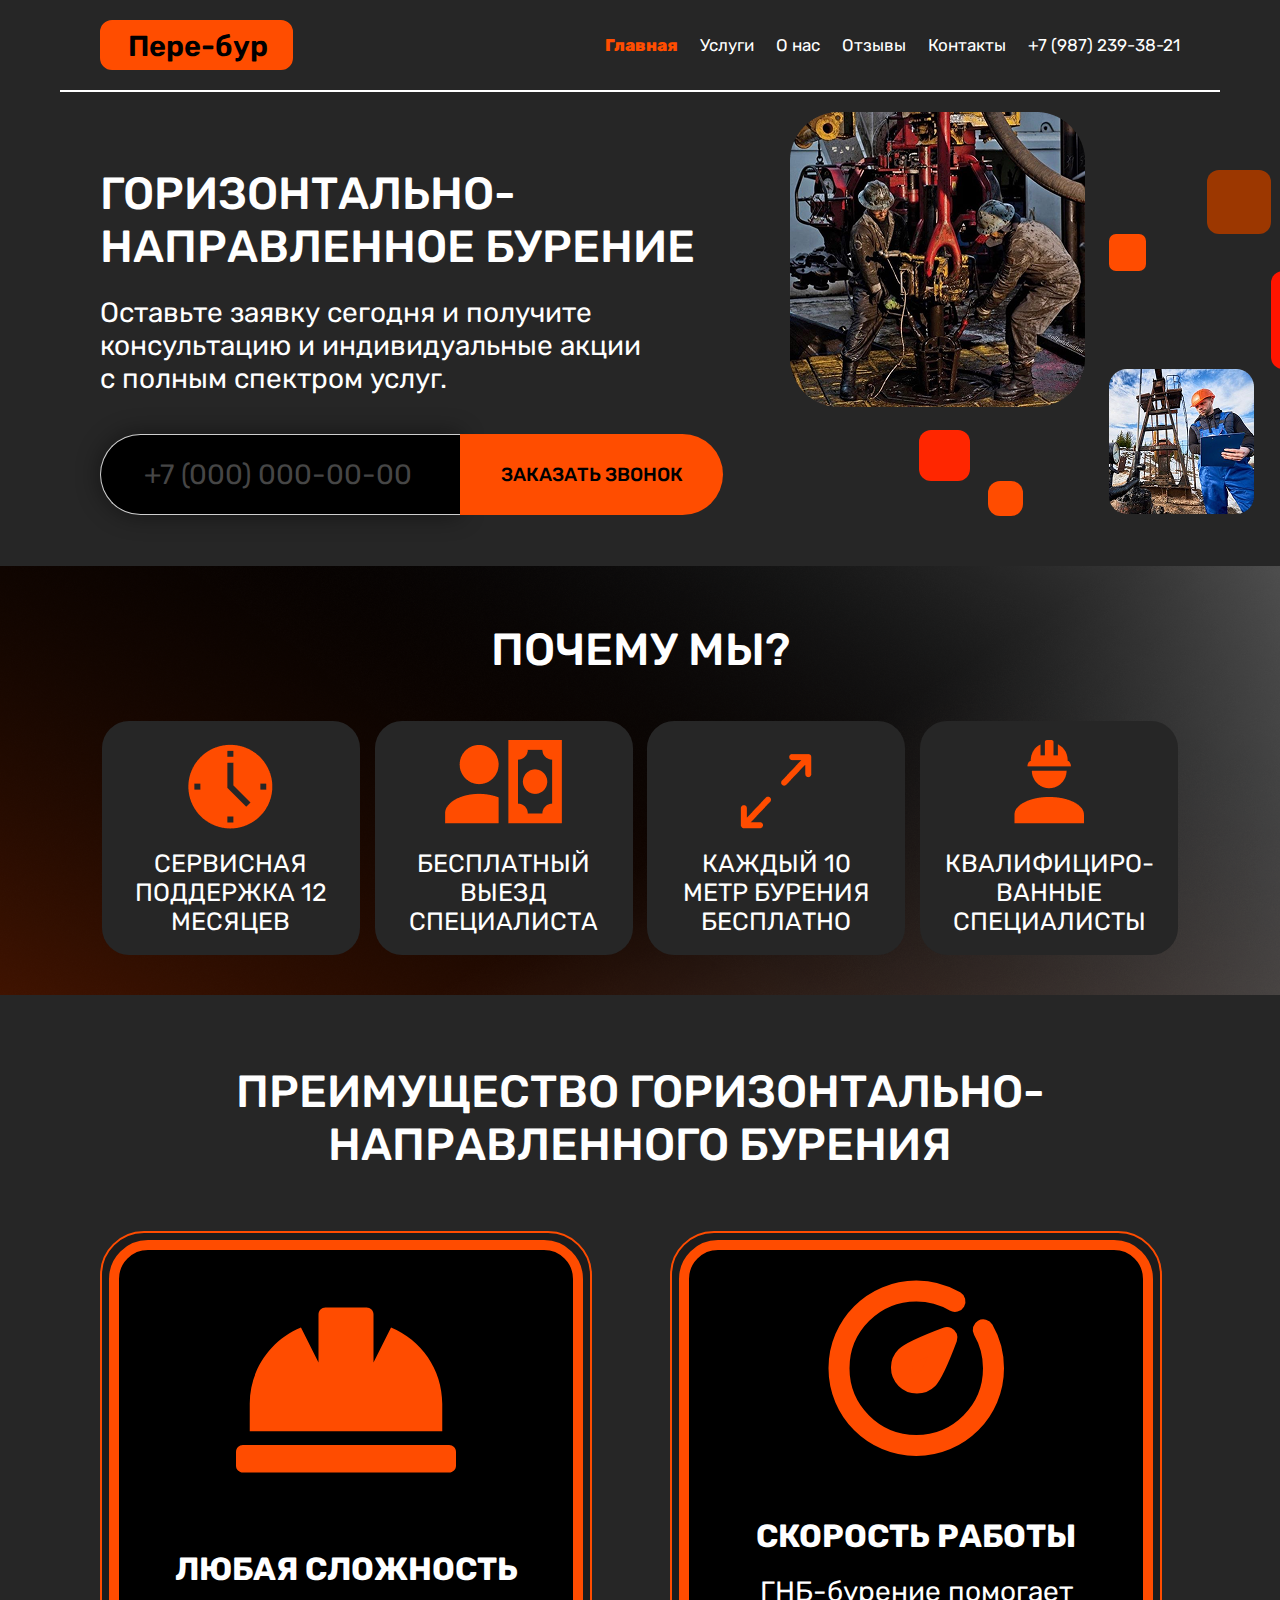
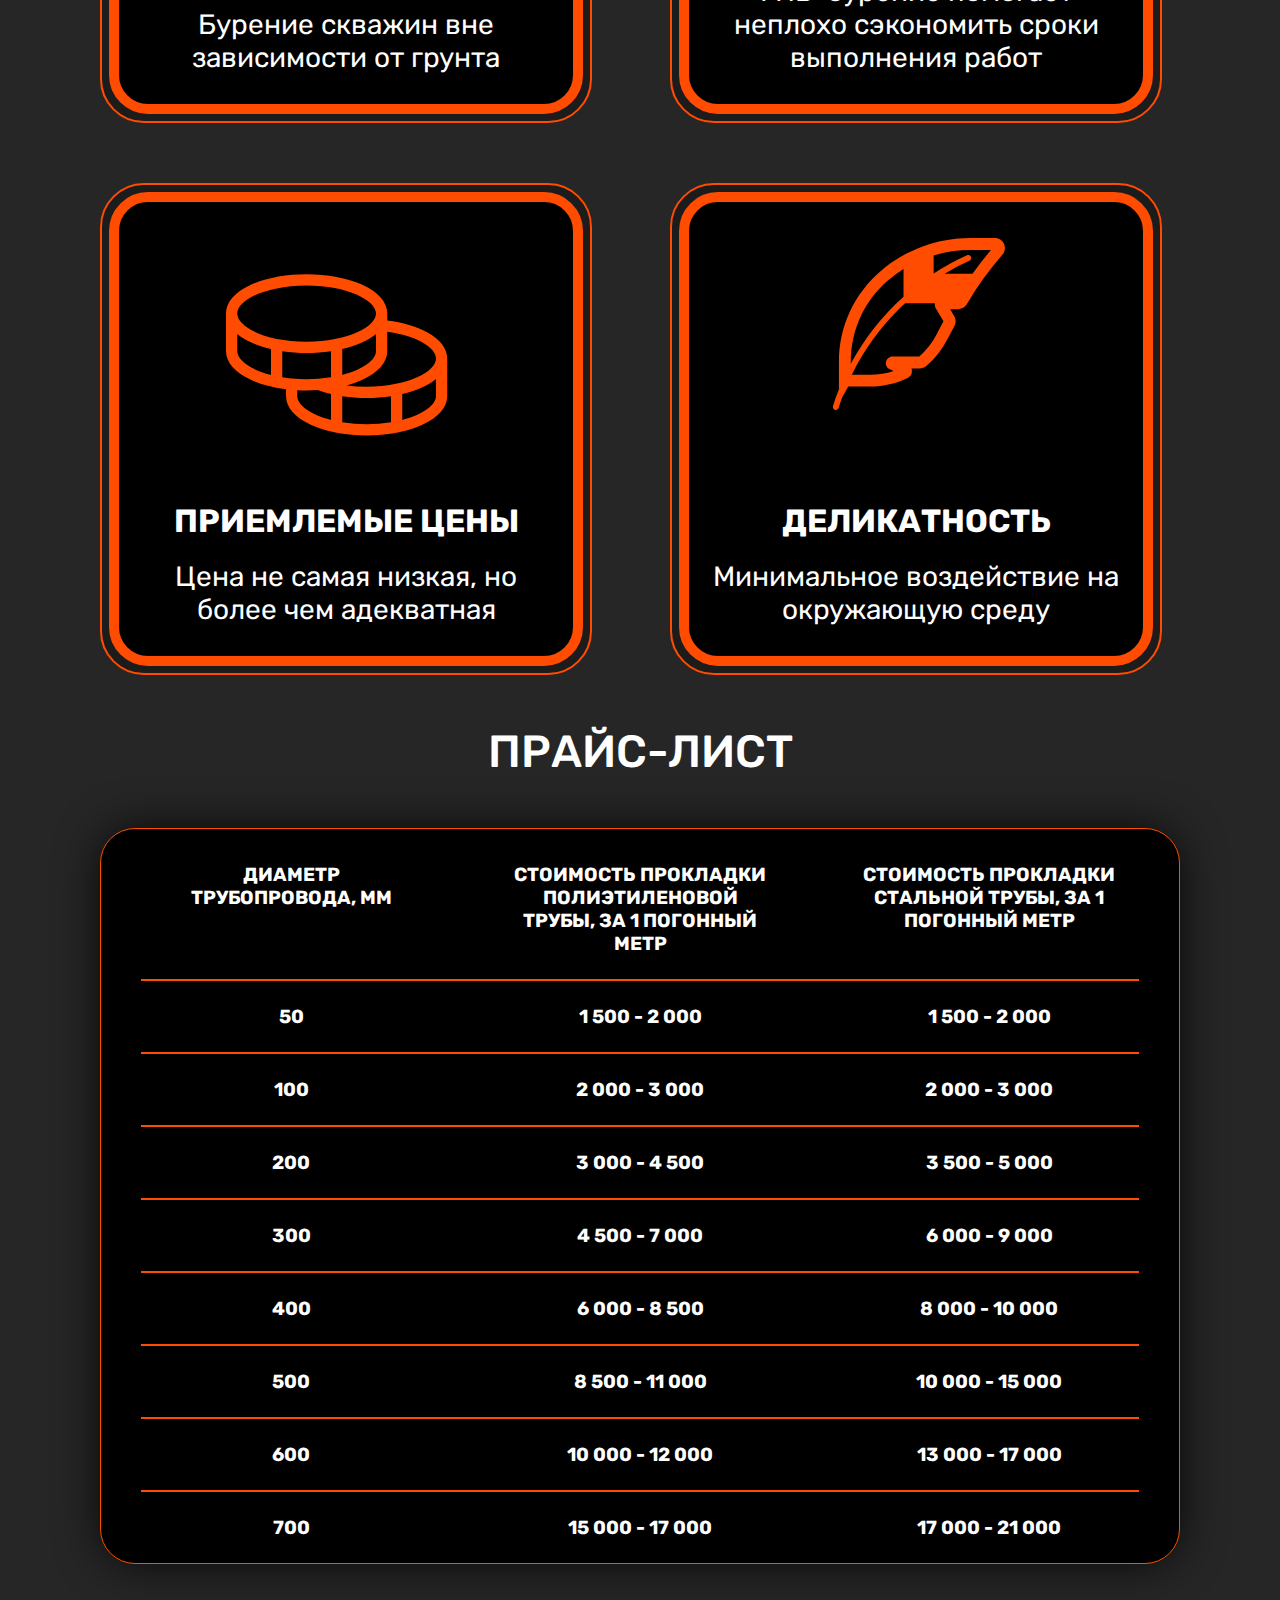
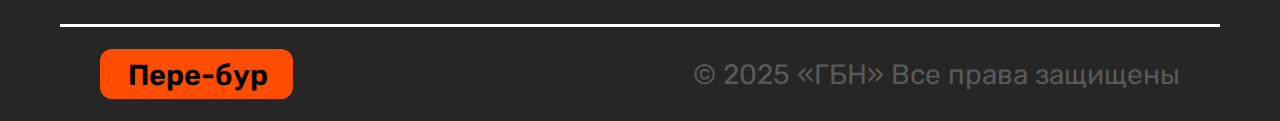
<file: index.html>
<!DOCTYPE html>
<html lang="en">
  <head>
    <meta charset="UTF-8" />
    <meta name="viewport" content="width=device-width, initial-scale=1.0" />
    <title>Пере-Бур</title>
    <link rel="stylesheet" href="./access/style.css" />
    <link rel="stylesheet" href="./access/media_tab.css">
    <link rel="stylesheet" href="./access/media_phon.css">
    <script defer src="./access/code/script.js"></script>
  </head>
  <body>
    <!-- Шапка -->
     
    <header id="shared-header">
      <div class="head container">
        <!-- Логотип -->
        <a href="./index.html">
          <div class="logo_top">Пере-бур</div>
        </a>
        <!-- Навигация -->
        <nav>
          <ul>
            <li><a class="active" href="./index.html">Главная</a></li>
            <li><a href="./uslugi.html">Услуги</a></li>
            <li><a href="./o_nas.html">О нас</a></li>
            <li><a href="./otzivi.html">Отзывы</a></li>
            <li><a href="./kontakti.html">Контакты</a></li>
            <li>
              <a href="+79872393821" id="phoneLink" class="don't_active"
                >+7 (987) 239-38-21</a
              >
            </li>
          </ul>
          <span id="copyMessage" class="message">Номер скопирован!</span>
        </nav>
      </div>
      <div class="line_header"></div>
    </header>
    <!--  -->
    <main>
      <!-- Секция 1 -->
      <section class="top_dis">
        <div class="top_grid">
          <!-- текст главной секции -->
          <div class="top_glav_disp container">
            <h1>ГОРИЗОНТАЛЬНО-НАПРАВЛЕННОЕ БУРЕНИЕ</h1>
            <p class="top_glav_disp_p">
              Оставьте заявку сегодня и получите консультацию и индивидуальные
              акции с полным спектром услуг.
            </p>
            <form action="" class="form1">
              <input
                type="number"
                name="number_zakaz"
                id=""
                placeholder="+7 (000) 000-00-00"
              />
              <button class="btn_glav_disp">Заказать звонок</button>
            </form>
          </div>
          <!-- Плитки дизайна и картинки -->
          <div class="top_perv_icons">
            <div class="top_img1">
              <img src="./access/img/top_img1.png" alt="Процесс бурения" />
            </div>
            <div class="top_rec1"></div>
            <div class="top_rec2"></div>
            <div class="top_rec3"></div>
            <div class="top_rec4"></div>
            <div class="top_rec5"></div>
            <div class="top_img2">
              <img src="./access/img/top_img2.png" alt="Процес аналитики бурения" />
            </div>
          </div>
        </div>
      </section>
      <!-- Секция 2 -->
      <section class="pochemy_mi">
        <div class="container">
          <h2>Почему мы?</h2>
          <div class="cards_sec_poch">
            <div class="card_sec_poch">
              <img src="./access/img/icon_sec2_1.png" alt="" />
              <p>Сервисная поддержка 12 месяцев</p>
            </div>
            <div class="card_sec_poch">
              <img src="./access/img/icon_sec2_2.png" alt="" />
              <p>Бесплатный Выезд специалиста</p>
            </div>
            <div class="card_sec_poch">
              <img src="./access/img/icon_sec2_3.png" alt="" />
              <p>Каждый 10 метр бурения бесплатно</p>
            </div>
            <div class="card_sec_poch">
              <img src="./access/img/icon_sec2_4.png" alt="" />
              <p>Квалифициро- <br />ванные специалисты</p>
            </div>
          </div>
        </div>
      </section>
      <!-- Секция 3 -->
      <section class="priemysh_sec">
        <div class="container">
          <h2>Преимущество горизонтально-направленного бурения</h2>
          <div class="cards_sec3">
            <button class="card1_sec3" id="card_btn">
              <div class="line_card1_sec3">
                <svg
                  width="220"
                  height="220"
                  viewBox="0 0 220 220"
                  fill="none"
                  xmlns="http://www.w3.org/2000/svg"
                >
                  <g clip-path="url(#clip0_20_478)">
                    <path
                      d="M206.25 123.75C206.25 89.2676 185.075 59.7609 155.036 47.4289L137.5 82.5V34.375C137.5 32.5516 136.776 30.803 135.486 29.5136C134.197 28.2243 132.448 27.5 130.625 27.5H89.375C87.5516 27.5 85.803 28.2243 84.5136 29.5136C83.2243 30.803 82.5 32.5516 82.5 34.375V82.5L64.9645 47.4289C34.925 59.7609 13.75 89.2676 13.75 123.75V151.25H206.25V123.75ZM213.125 165H6.875C5.05164 165 3.30295 165.724 2.01364 167.014C0.724328 168.303 0 170.052 0 171.875L0 185.625C0 187.448 0.724328 189.197 2.01364 190.486C3.30295 191.776 5.05164 192.5 6.875 192.5H213.125C214.948 192.5 216.697 191.776 217.986 190.486C219.276 189.197 220 187.448 220 185.625V171.875C220 170.052 219.276 168.303 217.986 167.014C216.697 165.724 214.948 165 213.125 165Z"
                      fill="#FF4C00"
                    />
                  </g>
                  <defs>
                    <clipPath id="clip0_20_478">
                      <rect width="220" height="220" fill="white" />
                    </clipPath>
                  </defs>
                </svg>
                <div class="info_card_sec3">
                  <h4>Любая сложность</h4>
                  <p class="info_card1_yes">
                    Бурение скважин вне зависимости от грунта
                    <span class="info_card1_no"
                      >Для ГНБ применяется специализированное оборудование,
                      которое адаптировано для работы с различными типами
                      грунтов. Современные буровые установки оснащены мощными
                      двигателями и износостойкими буровыми головками,
                      способными проходить даже самые твердые породы. Это
                      позволяет выполнять работы быстро и эффективно, независимо
                      от сложности грунта.</span
                    >
                  </p>
                </div>
              </div>
            </button>
            <!-- ----------------------- -->
            <button class="card2_sec3" id="card2_btn">
              <div class="line_card2_sec3">
                <svg
                  width="176"
                  height="176"
                  viewBox="0 0 176 176"
                  fill="none"
                  xmlns="http://www.w3.org/2000/svg"
                >
                  <path
                    d="M126.964 21.3902C115.205 14.5638 101.846 10.9785 88.25 11.0001C45.5848 11.0001 11 45.5849 11 88.2501C11 130.915 45.5848 165.5 88.25 165.5C130.915 165.5 165.5 130.915 165.5 88.2501C165.5 74.2408 161.769 61.0967 155.249 49.7719"
                    stroke="#FF4C00"
                    stroke-width="21"
                    stroke-linecap="round"
                    stroke-linejoin="round"
                  />
                  <path
                    d="M118.957 57.5432C118.957 57.5432 105.871 92.4795 99.8375 98.5128C96.94 101.41 93.0101 103.038 88.9124 103.038C84.8147 103.038 80.8849 101.41 77.9874 98.5128C75.0898 95.6152 73.462 91.6854 73.462 87.5877C73.462 83.49 75.0898 79.5601 77.9874 76.6626C84.0206 70.6294 118.957 57.5432 118.957 57.5432Z"
                    fill="#FF4C00"
                    stroke="#FF4C00"
                    stroke-width="21"
                    stroke-linejoin="round"
                  />
                </svg>
                <div class="info_card_sec3">
                  <h4>Скорость работы</h4>
                  <p>
                    ГНБ-бурение помогает неплохо сэкономить сроки выполнения
                    работ
                    <span class="info_card2_no"
                      >Традиционные методы прокладки коммуникаций требуют рытья
                      траншей, что занимает много времени и ресурсов. ГНБ
                      позволяет избежать этого, так как бурение происходит под
                      землей без нарушения поверхности. Это особенно важно в
                      городских условиях, где рытье траншей может привести к
                      перекрытию дорог, остановке движения и другим
                      неудобствам.</span
                    >
                  </p>
                </div>
              </div>
            </button>
            <!-- ------------------------ -->
            <button class="card3_sec3" id="card3_btn">
              <div class="line_card3_sec3">
                <svg
                  width="256"
                  height="256"
                  viewBox="0 0 256 256"
                  fill="none"
                  xmlns="http://www.w3.org/2000/svg"
                >
                  <path
                    d="M214.56 106.81C203.43 100.75 188.47 96.39 172 94.34V87C172 74.88 162.42 63.9 145 56.07C129.16 48.93 108.2 45 86 45C63.8 45 42.84 48.93 27 56.07C9.58 63.9 0 74.88 0 87V127C0 139.12 9.58 150.1 27 157.93C37.49 162.65 50.21 165.93 64 167.66V175C64 187.12 73.58 198.1 91 205.93C106.84 213.07 127.8 217 150 217C172.2 217 193.16 213.07 209 205.93C226.39 198.1 236 187.12 236 175V135C236 124.35 228.39 114.34 214.56 106.81ZM208.82 117.35C218.61 122.68 224 129 224 135C224 149.19 193.61 165 150 165C142.909 165.004 135.824 164.557 128.79 163.66C134.333 162.172 139.753 160.256 145 157.93C162.39 150.1 172 139.12 172 127V106.43C186.4 108.36 199.3 112.16 208.82 117.35ZM98.16 156.58C94.24 156.85 90.16 157 86 157C80.7 157 75.6 156.76 70.72 156.33C70.5969 156.319 70.4731 156.319 70.35 156.33C66.77 156 63.35 155.56 60 155.03V127.12C68.6091 128.381 77.299 129.01 86 129C94.701 129.01 103.391 128.381 112 127.12V155C107.66 155.69 103.09 156.22 98.31 156.56L98.16 156.58ZM160 108.89V127C160 136.54 146.25 146.8 124 152.51V124.85C131.206 123.223 138.239 120.906 145 117.93C150.378 115.594 155.422 112.554 160 108.89ZM86 57C129.61 57 160 72.81 160 87C160 101.19 129.61 117 86 117C42.39 117 12 101.19 12 87C12 72.81 42.39 57 86 57ZM12 127V108.89C16.5799 112.54 21.6239 115.567 27 117.89C33.7615 120.866 40.794 123.183 48 124.81V152.47C25.75 146.8 12 136.54 12 127ZM76 175V168.72C79.3 168.9 82.63 169 86 169C89.94 169 93.8267 168.877 97.66 168.63C102.35 170.323 107.139 171.729 112 172.84V200.51C89.75 194.8 76 184.54 76 175ZM124 203V175.1C132.609 176.368 141.299 177.003 150 177C158.701 177.01 167.391 176.381 176 175.12V203C158.769 205.667 141.231 205.667 124 203ZM188 200.51V172.85C195.206 171.223 202.239 168.906 209 165.93C214.376 163.607 219.42 160.58 224 156.93V175C224 184.54 210.25 194.8 188 200.51Z"
                    fill="#FF4C00"
                  />
                </svg>
                <div class="info_card_sec3">
                  <h4>Приемлемые цены</h4>
                  <p>
                    Цена не самая низкая, но более чем адекватная
                    <span class="info_card3_no"
                      >Горизонтально направленное бурение (ГНБ) — это
                      технология, которая занимает "золотую середину" на рынке
                      подземных работ. Ее стоимость выше, чем у традиционных
                      методов (например, открытого рытья траншей), но ниже, чем
                      у некоторых других современных технологий.</span
                    >
                  </p>
                </div>
              </div>
            </button>
            <!-- ------------------------- -->
            <button class="card4_sec3" id="card4_btn">
              <div class="line_card4_sec3">
                <svg
                  width="190"
                  height="190"
                  viewBox="0 0 190 190"
                  fill="none"
                  xmlns="http://www.w3.org/2000/svg"
                >
                  <path
                    d="M21.2243 165.248C19.9362 168.757 18.737 172.283 17.6267 175.828C17.2118 177.25 15.7893 178.199 14.2483 177.902C12.4703 177.606 11.4627 175.769 11.9961 173.99C13.7623 168.376 15.738 162.816 17.923 157.312V129.42C17.9067 112.189 21.651 95.1617 28.8946 79.527C36.1382 63.8923 46.7065 50.0267 59.8619 38.8981C84.8797 17.7285 116.586 6.10217 149.358 6.08069H174.074C176.044 6.08739 177.966 6.68527 179.592 7.79692C181.219 8.90857 182.474 10.4828 183.195 12.3158C183.669 13.5368 183.895 14.8466 183.853 16.1565C183.835 18.7406 182.846 21.2181 181.091 23.1147C167.833 38.3485 156.019 54.7814 145.802 72.2015C144.877 73.7306 143.572 74.9947 142.015 75.8711C140.457 76.7476 138.699 77.2066 136.912 77.2038H129.088L133.048 83.7234C133.998 85.292 134.523 87.0813 134.571 88.9148C134.618 90.7482 134.187 92.5624 133.32 94.1785C130.97 98.5405 128.668 102.929 126.415 107.342C121.283 117.447 114.203 126.437 105.582 133.794C103.551 135.488 100.997 136.43 98.3514 136.461H90.4686C90.8123 137.35 90.9901 138.304 90.9901 139.265C90.9985 140.695 90.5957 142.098 89.8297 143.306C89.0638 144.515 87.9668 145.478 86.6694 146.081C74.9815 151.716 62.1691 154.632 49.1935 154.609H27.2639L21.2243 165.248ZM30.8082 142.756H49.1935C57.1686 142.772 65.0941 141.502 72.6641 138.992L68.942 137.255C67.5779 136.709 66.4382 135.719 65.7078 134.444C64.9773 133.169 64.6989 131.685 64.9176 130.232C65.1511 128.658 65.9468 127.223 67.1575 126.191C68.3682 125.159 69.9117 124.601 71.5024 124.619H98.3514C105.528 118.231 111.457 110.566 115.836 102.014C117.501 98.6711 120.613 92.8153 122.527 89.2354L114.864 76.6111C113.901 75.0104 113.574 73.1072 113.945 71.2768H84.103C81.6967 73.4975 79.3319 75.7695 77.0085 78.0928C58.1034 96.9154 42.4911 118.772 30.8082 142.756ZM151.48 41.6422C157.267 33.4755 163.407 25.5654 169.883 17.9345H149.358C136.916 17.9411 124.543 19.7783 112.635 23.3873V41.583C123.264 34.6355 134.421 28.5318 146.004 23.328C147.426 22.6761 149.145 23.2688 149.856 24.6912C150.044 25.0542 150.154 25.452 150.18 25.8596C150.206 26.2672 150.148 26.6758 150.009 27.0598C149.87 27.4438 149.653 27.7949 149.372 28.0911C149.09 28.3873 148.751 28.6221 148.375 28.7808C139.913 32.5934 131.677 36.8876 123.707 41.6422H151.48ZM82.5265 37.0192C77.26 40.2884 72.2403 43.9393 67.5077 47.9426C55.6718 57.9626 46.1642 70.4439 39.6476 84.516C33.1311 98.5881 29.7625 113.912 29.7769 129.42V131.82C43.3274 106.564 61.178 83.8638 82.5265 64.7395V37.0192Z"
                    fill="#FF4C00"
                  />
                </svg>
                <div class="info_card_sec3">
                  <h4>деликатность</h4>
                  <p>
                    Минимальное воздействие на окружающую среду
                    <span class="info_card4_no"
                      >Поскольку ГНБ требует меньше тяжелой техники и транспорта
                      (по сравнению с традиционными методами), объем выбросов
                      вредных веществ в атмосферу значительно снижается. Это
                      особенно важно в городских условиях, где качество воздуха
                      является критическим фактором.</span
                    >
                  </p>
                </div>
              </div>
            </button>
          </div>
        </div>
      </section>
      <!-- Секция 4 -->
      <section class="price">
        <div class="container">
          <h2>Прайс-лист</h2>
          <div class="price_sec4">
            <div class="table_bord">
              <div class="stroke_tabel">
                <div>Диаметр трубопровода, мм</div>
                <div>
                  Стоимость прокладки полиэтиленовой трубы, за 1 погонный метр
                </div>
                <div>
                  Стоимость прокладки стальной трубы, за 1 погонный метр
                </div>
              </div>
              <div class="stroke_tabel">
                <div>50</div>
                <div>1 500 - 2 000</div>
                <div>1 500 - 2 000</div>
              </div>
              <div class="stroke_tabel">
                <div>100</div>
                <div>2 000 - 3 000</div>
                <div>2 000 - 3 000</div>
              </div>
              <div class="stroke_tabel">
                <div>200</div>
                <div>3 000 - 4 500</div>
                <div>3 500 - 5 000</div>
              </div>
              <div class="stroke_tabel">
                <div>300</div>
                <div>4 500 - 7 000</div>
                <div>6 000 - 9 000</div>
              </div>
              <div class="stroke_tabel">
                <div>400</div>
                <div>6 000 - 8 500</div>
                <div>8 000 - 10 000</div>
              </div>
              <div class="stroke_tabel">
                <div>500</div>
                <div>8 500 - 11 000</div>
                <div>10 000 - 15 000</div>
              </div>
              <div class="stroke_tabel">
                <div>600</div>
                <div>10 000 - 12 000</div>
                <div>13 000 - 17 000</div>
              </div>
              <div class="stroke_tabel stoke_last">
                <div>700</div>
                <div>15 000 - 17 000</div>
                <div>17 000 - 21 000</div>
              </div>
            </div>
          </div>
        </div>
      </section>
    </main>
    <footer>
      <div class="container">
        <div class="foot">
          <a href="./index.html">
            <div class="logo_top">Пере-бур</div>
          </a>
          <div>© 2025 «ГБН» Все права защищены</div>
        </div>
      </div>
    </footer>

    <!--  -->
    <!--  -->
    <!--  -->
    <!--  -->

    <button id="scrollToTopBtn" title="Наверх">
      <svg
        width="99"
        height="99"
        viewBox="0 0 99 99"
        fill="none"
        xmlns="http://www.w3.org/2000/svg"
      >
        <circle
          cx="49.5"
          cy="49.5"
          r="48"
          fill="black"
          stroke="#FF4C00"
          stroke-width="3"
        />
        <path d="M24 59L50 33L76 59" stroke="#FF4C00" stroke-width="3" />
      </svg>
    </button>
    
  </body>
</html>
</file>
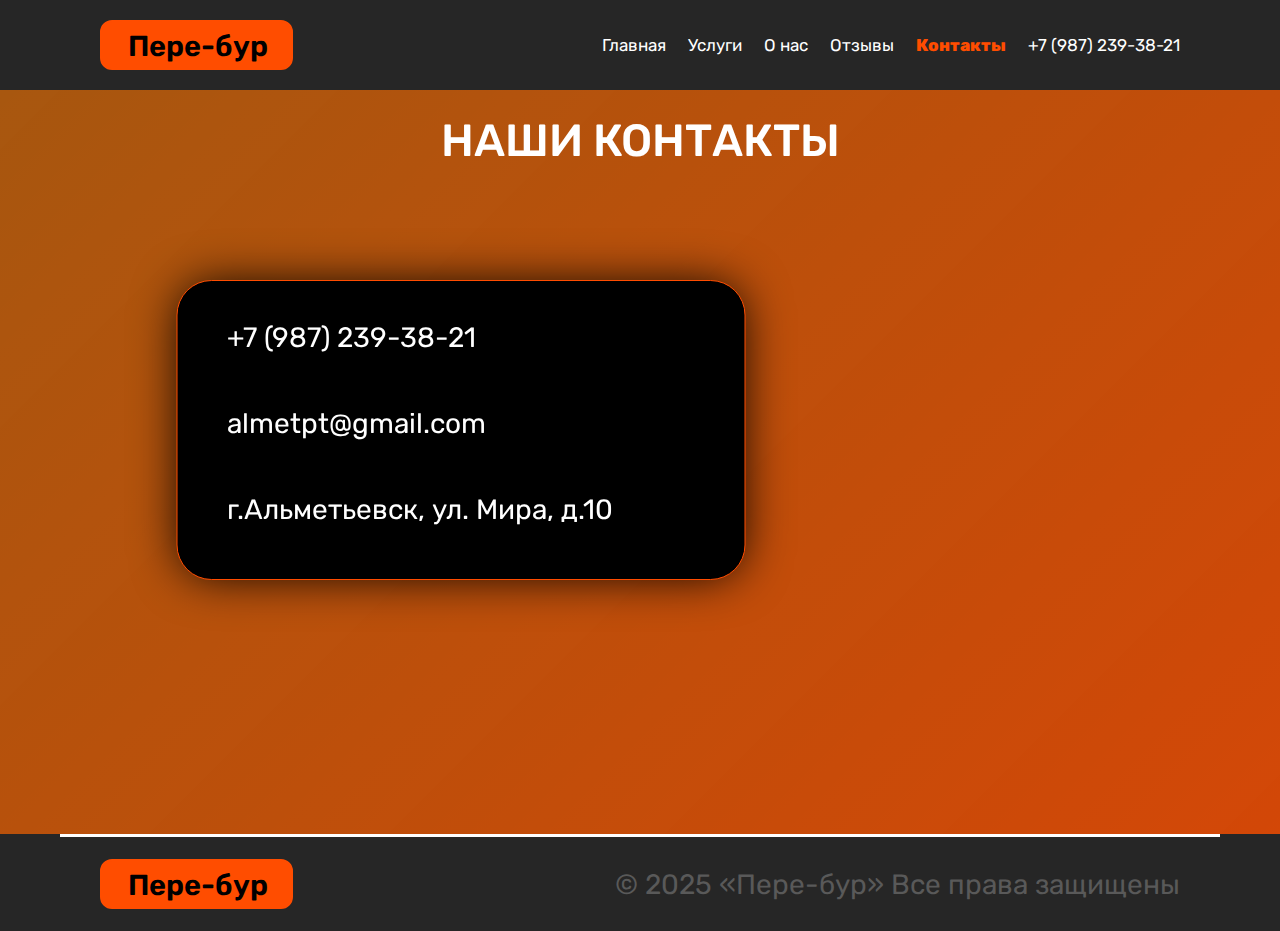
<file: kontakti.html>
<!DOCTYPE html>
<html lang="en">
  <head>
    <meta charset="UTF-8" />
    <meta name="viewport" content="width=device-width, initial-scale=1.0" />
    <title>Пере-Бур</title>
    <link rel="stylesheet" href="./access/style.css" />
    <link rel="stylesheet" href="./access/media_tab.css">
    <link rel="stylesheet" href="./access/media_phon.css">
    <script defer src="./access/code/script.js"></script>
  </head>
  <body>
    <!-- Шапка -->

    <header id="shared-header">
      <div class="head container">
        <!-- Логотип -->
        <a href="./index.html">
          <div class="logo_top">Пере-бур</div>
        </a>
        <!-- Навигация -->
        <nav>
          <ul>
            <li><a href="./index.html">Главная</a></li>
            <li><a href="./uslugi.html">Услуги</a></li>
            <li><a href="./o_nas.html">О нас</a></li>
            <li><a href="./otzivi.html">Отзывы</a></li>
            <li><a class="active" href="./kontakti.html">Контакты</a></li>
            <li>
              <a href="+79872393821" id="phoneLink" class="don't_active"
                >+7 (987) 239-38-21</a
              >
            </li>
          </ul>
          <span id="copyMessage" class="message">Номер скопирован!</span>
        </nav>
      </div>
      <div class="line_header_map"></div>
    </header>
    <!--  -->
    <main>
      <!-- карта на фоне -->
      <section class="map_site">
        <div class="bottom_map">
          <iframe
            class="map"
            src="https://www.google.com/maps/embed?pb=!1m14!1m12!1m3!1d2840.802024001382!2d52.27320801270549!3d54.90030225721511!2m3!1f0!2f0!3f0!3m2!1i1024!2i768!4f13.1!5e1!3m2!1sru!2sru!4v1744932609928!5m2!1sru!2sru"
            width="100%"
            height="744"
            style="border: 0"
            allowfullscreen=""
            loading="lazy"
            referrerpolicy="no-referrer-when-downgrade"
            mix-blend-mode="hard-light"
          >
          
          </iframe>
          <!-- смешивание с картой оранжевого цвета -->
          <div class="overlay">
          </div>
        </div>
        <h2>Наши контакты</h2>
        <!-- главная карточка с контактами -->
        <div class="kontakti">
          <div>+7 (987) 239-38-21</div>
          <div>almetpt@gmail.com</div>
          <div>г.Альметьевск, ул. Мира, д.10 </div>

        </div>

      </section>

      <div class="container"></div>
    </main>

    <footer class="footer_map">
      <div class="container">
        <div class="foot">
          <a href="./index.html">
            <div class="logo_top">Пере-бур</div>
          </a>
          <div>© 2025 «Пере-бур» Все права защищены</div>
        </div>
      </div>
    </footer>

    <!--  -->
    <!--  -->
    <!--  -->
    <!--  -->

    <button id="scrollToTopBtn" title="Наверх">
      <svg
        width="99"
        height="99"
        viewBox="0 0 99 99"
        fill="none"
        xmlns="http://www.w3.org/2000/svg"
      >
        <circle
          cx="49.5"
          cy="49.5"
          r="48"
          fill="black"
          stroke="#FF4C00"
          stroke-width="3"
        />
        <path d="M24 59L50 33L76 59" stroke="#FF4C00" stroke-width="3" />
      </svg>
    </button>
  </body>
</html>
</file>
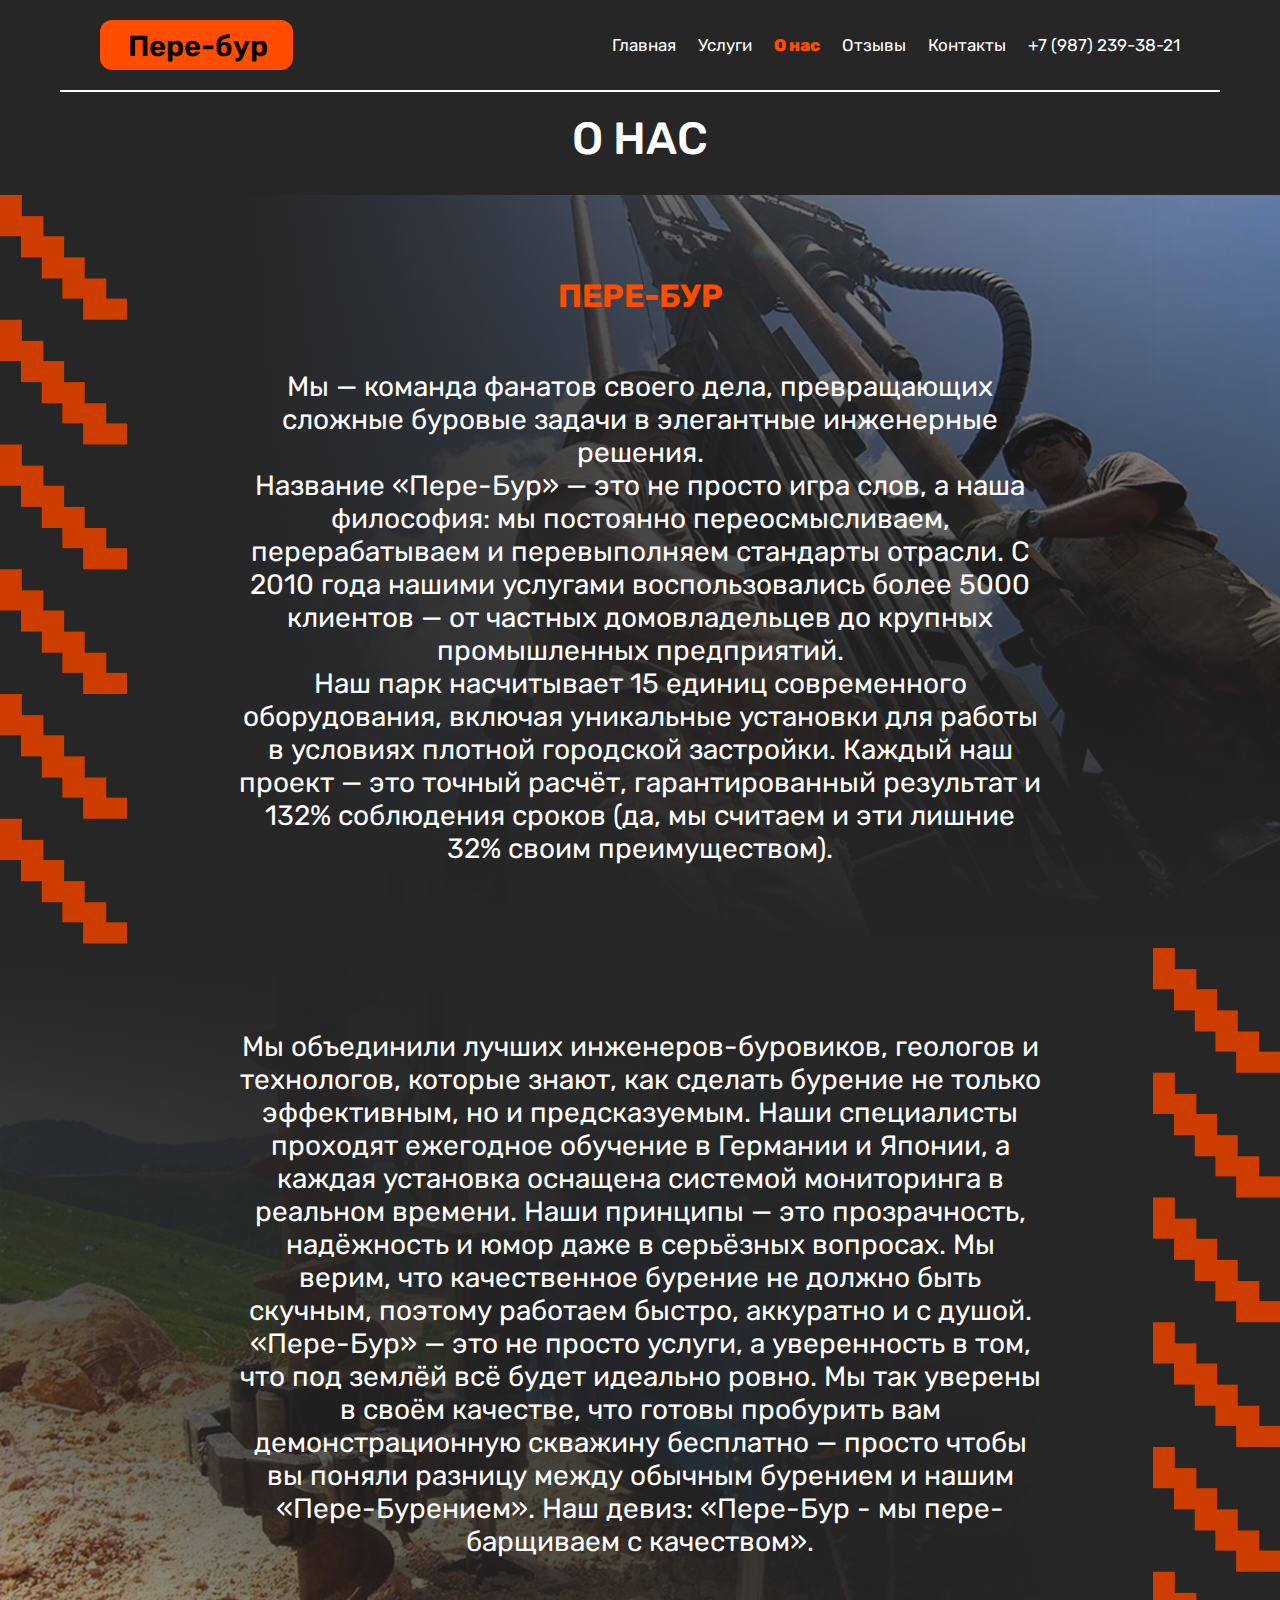
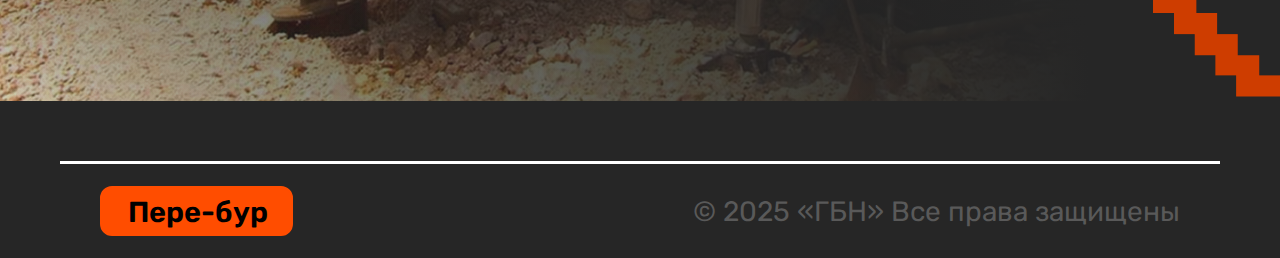
<file: o_nas.html>
<!DOCTYPE html>
<html lang="en">
  <head>
    <meta charset="UTF-8" />
    <meta name="viewport" content="width=device-width, initial-scale=1.0" />
    <title>ГНБ</title>
    <link rel="stylesheet" href="./access/style.css" />
    <link rel="stylesheet" href="./access/media_tab.css">
    <link rel="stylesheet" href="./access/media_phon.css">
    <script defer src="./access/code/script.js"></script>
  </head>
  <body>
    <!-- Шапка -->
    <header id="shared-header">
      <div class="head container">
        <!-- Логотип -->
        <a href="./index.html">
          <div class="logo_top">Пере-бур</div>
        </a>
        <!-- Навигация -->
        <nav>
          <ul>
            <li><a href="./index.html">Главная</a></li>
            <li><a href="./uslugi.html">Услуги</a></li>
            <li><a class="active" href="./o_nas.html">О нас</a></li>
            <li><a href="./otzivi.html">Отзывы</a></li>
            <li><a href="./kontakti.html">Контакты</a></li>
            <li>
              <a href="+79872393821" id="phoneLink" class="don't_active"
                >+7 (987) 239-38-21</a
              >
            </li>
          </ul>
          <span id="copyMessage" class="message">Номер скопирован!</span>
        </nav>
      </div>
      <div class="line_header"></div>
    </header>
    <!--  -->
    <main>
      <h2>о нас</h2>
      <section>
        <div class="sec_o_nas1">
          <div class="o_nas_div1">
            <div class="o_nas_decor">
              <img src="./access/img/o_nas_decor.png" alt="" />
            </div>
            <div class="o_nas_info0">
              <div class="o_nas_info1">
              <h3>Пере-бур</h3>
              <p>
                Мы — команда фанатов своего дела, превращающих сложные буровые
                задачи в элегантные инженерные решения. <br>Название «Пере-Бур» — это
                не просто игра слов, а наша философия: мы постоянно
                переосмысливаем, перерабатываем и перевыполняем стандарты отрасли.
                С 2010 года нашими услугами воспользовались более 5000 клиентов —
                от частных домовладельцев до крупных промышленных предприятий. <br> Наш
                парк насчитывает 15 единиц современного оборудования, включая
                уникальные установки для работы в условиях плотной городской
                застройки. Каждый наш проект — это точный расчёт, гарантированный
                результат и 132% соблюдения сроков (да, мы считаем и эти лишние
                32% своим преимуществом).
              </p>
            </div>
            </div>
            <div class="o_nas_decor2">
              <img src="./access/img/o_nas_decor.png" alt="" />
            </div>
            
          </div>
        </div>
      </section>
      <section>
        <div class="sec_o_nas2">
          <div class="o_nas_div2">
            <div class="o_nas_decor2">
              <img src="./access/img/o_nas_decor.png" alt="" />
            </div>
            <div class="o_nas_info0">
              <div class="o_nas_info1">
              <p>
                Мы объединили лучших инженеров-буровиков, геологов и технологов, которые знают, как сделать бурение не только эффективным, но и предсказуемым. Наши специалисты проходят ежегодное обучение в Германии и Японии, а каждая установка оснащена системой мониторинга в реальном времени.
                Наши принципы — это прозрачность, надёжность и юмор даже в серьёзных вопросах. Мы верим, что качественное бурение не должно быть скучным, поэтому работаем быстро, аккуратно и с душой. «Пере-Бур» — это не просто услуги, а уверенность в том, что под землёй всё будет идеально ровно.
                Мы так уверены в своём качестве, что готовы пробурить вам демонстрационную скважину бесплатно — просто чтобы вы поняли разницу между обычным бурением и нашим «Пере-Бурением».
                Наш девиз: «Пере-Бур - мы пере-барщиваем с качеством».
              </p>
            </div>
            </div>
            <div class="o_nas_decor">
              <img src="./access/img/o_nas_decor.png" alt="" />
            </div>
            
          </div>
        </div>
      </section>
      
    </main>

    <footer>
      <div class="container">
        <div class="foot">
          <a href="./index.html">
            <div class="logo_top">Пере-бур</div>
          </a>
          <div>© 2025 «ГБН» Все права защищены</div>
        </div>
      </div>
    </footer>

    <!--  -->
    <!--  -->
    <!--  -->
    <!--  -->

    <button id="scrollToTopBtn" title="Наверх">
      <svg
        width="99"
        height="99"
        viewBox="0 0 99 99"
        fill="none"
        xmlns="http://www.w3.org/2000/svg"
      >
        <circle
          cx="49.5"
          cy="49.5"
          r="48"
          fill="black"
          stroke="#FF4C00"
          stroke-width="3"
        />
        <path d="M24 59L50 33L76 59" stroke="#FF4C00" stroke-width="3" />
      </svg>
    </button>
  </body>
</html>
</file>
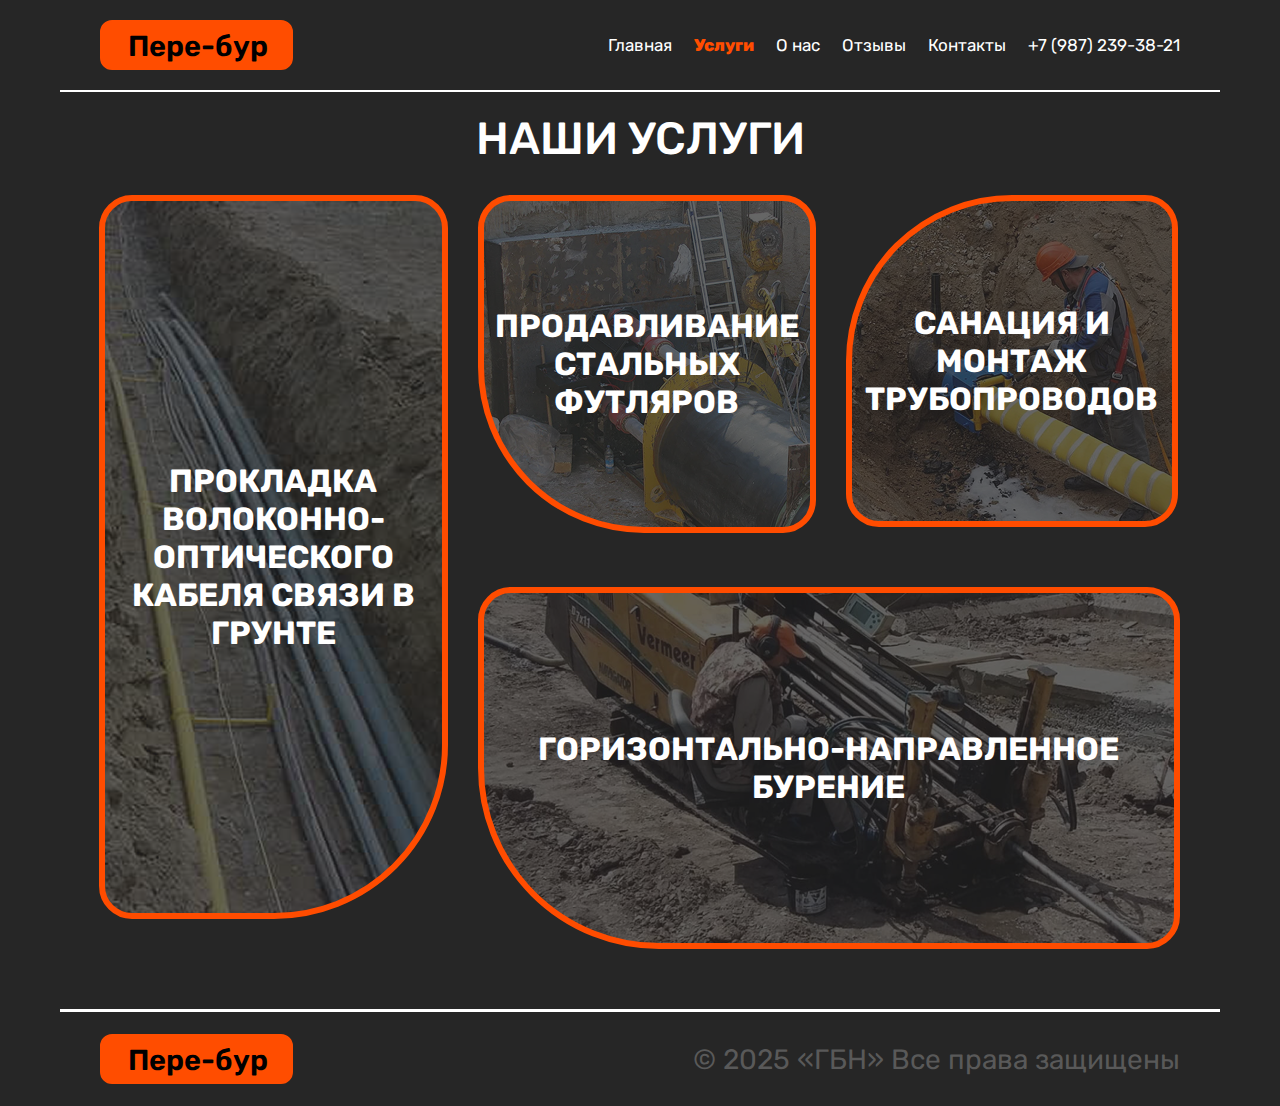
<file: uslugi.html>
<!DOCTYPE html>
<html lang="en">
  <head>
    <meta charset="UTF-8" />
    <meta name="viewport" content="width=device-width, initial-scale=1.0" />
    <title>Пере-Бур</title>
    <link rel="stylesheet" href="./access/style.css" />
    <link rel="stylesheet" href="./access/media_tab.css">
    <link rel="stylesheet" href="./access/media_phon.css">
    <script defer src="./access/code/script.js"></script>
  </head>
  <body>
    <!-- Шапка -->
     
    <header id="shared-header">
      <div class="head container">
        <!-- Логотип -->
        <a href="./index.html">
          <div class="logo_top">Пере-бур</div>
        </a>
        <!-- Навигация -->
        <nav>
          <ul>
            <li><a href="./index.html">Главная</a></li>
            <li><a  class="active" href="./uslugi.html">Услуги</a></li>
            <li><a href="./o_nas.html">О нас</a></li>
            <li><a href="./otzivi.html">Отзывы</a></li>
            <li><a href="./kontakti.html">Контакты</a></li>
            <li>
              <a href="+79872393821" id="phoneLink" class="don't_active"
                >+7 (987) 239-38-21</a
              >
            </li>
          </ul>
          <span id="copyMessage" class="message">Номер скопирован!</span>
        </nav>
      </div>
      <div class="line_header"></div>
    </header>
    <!--  -->
    <main>
      <h2>Наши услуги</h2>
      <section class="nashi_uslugi_top_decor">
        <div class="nashi_uslugi_top_decor_df">
          <div class="nashi_uslugi_top_decor_left">
            <div class="grid_uslug_left1">

            </div>
            <div class="grid_uslug_left2">

            </div>
            <div class="grid_uslug_left3">

            </div>
            <div class="grid_uslug_left4">

            </div>
            <div class="grid_uslug_left5">

            </div>
            <div class="grid_uslug_left6">

            </div>
            <div class="grid_uslug_left7">

            </div>
          </div>
          <div class="nashi_uslugi_top_decor_center">
            <div class="grid_uslug_center1">
              <p>Прокладка волоконно-оптического кабеля связи в грунте</p>
            </div>
            <div class="grid_uslug_center2">
              <p>Продавливание стальных футляров</p>
            </div>
            <div class="grid_uslug_center3">
              <p>Санация и монтаж трубопроводов</p>
            </div>
            <div class="grid_uslug_center4">
              <p>Горизонтально-направленное бурение</p>
            </div>


          </div>
          <div class="nashi_uslugi_top_decor_right">
            <div class="grid_uslug_left1">

            </div>
            <div class="grid_uslug_left2">

            </div>
            <div class="grid_uslug_left3">

            </div>
            <div class="grid_uslug_left4">

            </div>
            <div class="grid_uslug_left5">

            </div>
            <div class="grid_uslug_left6">

            </div>
            <div class="grid_uslug_left7">

            </div>
          </div>

        </div>

      </section>



    </main>



    <footer>
      <div class="container">
        <div class="foot">
          <a href="./index.html">
            <div class="logo_top">Пере-бур</div>
          </a>
          <div>© 2025 «ГБН» Все права защищены</div>
        </div>
      </div>
    </footer>

    <!--  -->
    <!--  -->
    <!--  -->
    <!--  -->

    <button id="scrollToTopBtn" title="Наверх">
      <svg
        width="99"
        height="99"
        viewBox="0 0 99 99"
        fill="none"
        xmlns="http://www.w3.org/2000/svg"
      >
        <circle
          cx="49.5"
          cy="49.5"
          r="48"
          fill="black"
          stroke="#FF4C00"
          stroke-width="3"
        />
        <path d="M24 59L50 33L76 59" stroke="#FF4C00" stroke-width="3" />
      </svg>
    </button>
    
  </body>
</html>
</file>
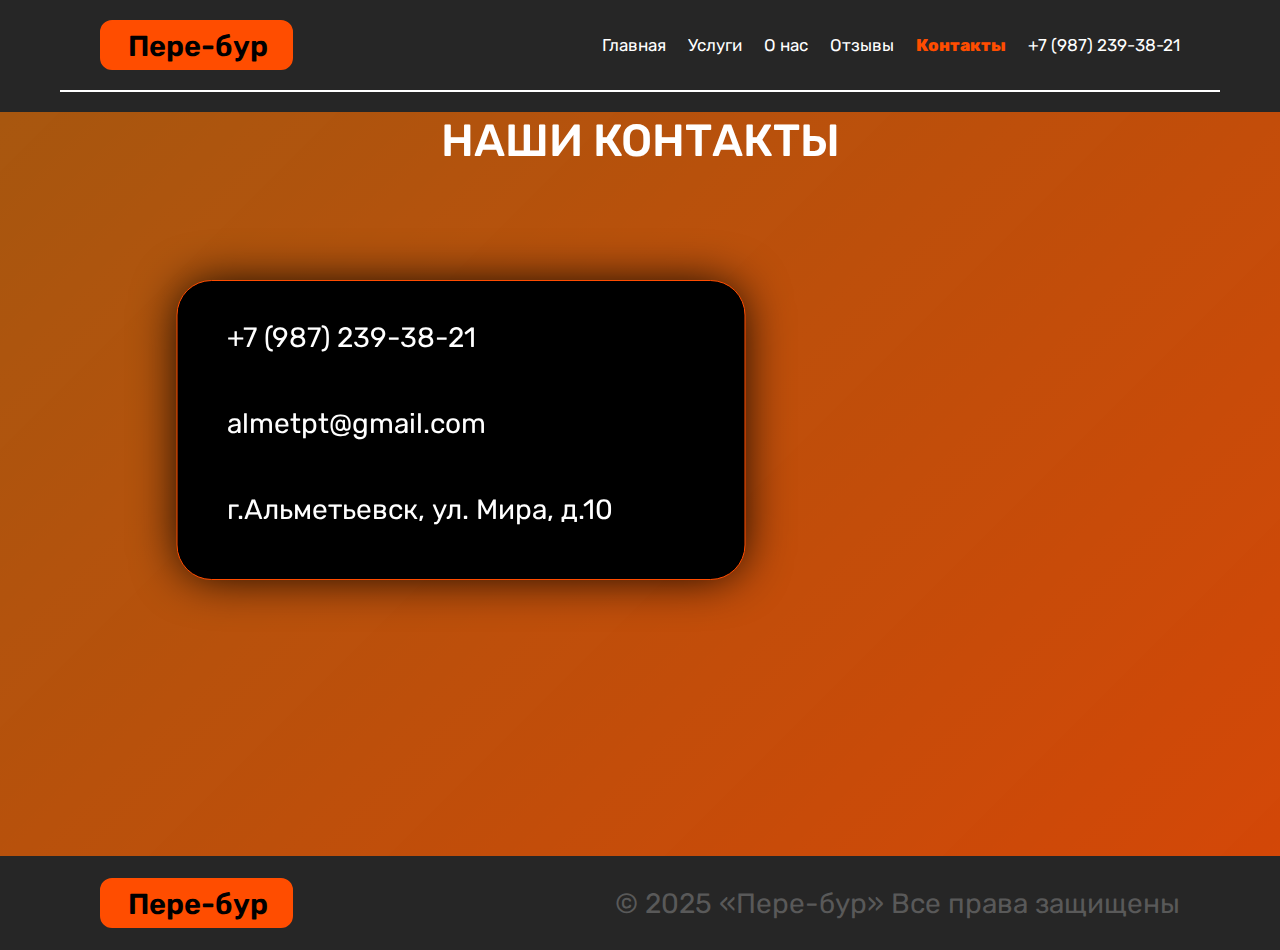
<file: pere-bur/kontakti.html>
<!DOCTYPE html>
<html lang="en">
  <head>
    <meta charset="UTF-8" />
    <meta name="viewport" content="width=device-width, initial-scale=1.0" />
    <title>Пере-Бур</title>
    <meta name="description" content="Контакты компании Пере-бур ">
    <meta name="keywords" content="Контакты, номера, почта, положение">
    <meta name="author" content="Не граненный Алмаз">
    <link rel="stylesheet" href="./access/style.css" />
    <link rel="stylesheet" href="./access/media_tab.css">
    <link rel="stylesheet" href="./access/media_phon.css">
    <script defer src="./access/code/script.js"></script>
  </head>
  <body>
    <!-- Шапка -->

    <header id="shared-header">
      <div class="head container">
        <!-- Логотип -->
        <a href="./index.html">
          <div class="logo_top">Пере-бур</div>
        </a>
        <span id="copyMessage" class="message">Номер скопирован!</span>
        <!-- Бургер-иконка -->
        <div class="burger-menu">
          <span></span>
          <span></span>
          <span></span>
        </div>
        
        <!-- Навигация -->
        <nav class="nav-menu">
          <ul>
            <li><a href="./index.html">Главная</a></li>
            <li><a href="./uslugi.html">Услуги</a></li>
            <li><a href="./o_nas.html">О нас</a></li>
            <li><a href="./otzivi.html">Отзывы</a></li>
            <li><a class="active" href="./kontakti.html">Контакты</a></li>
            <li>
              <a href="+79872393821" id="phoneLink" class="don't_active">+7 (987) 239-38-21</a>
            </li>
          </ul>
          <span id="copyMessage" class="message">Номер скопирован!</span>
        </nav>
      </div>
      <div class="line_header"></div>
    </header>
    <!--  -->
    <main>
      <!-- карта на фоне -->
      <section class="map_site">
        <div class="bottom_map">
          <iframe
            class="map"
            src="https://www.google.com/maps/embed?pb=!1m14!1m12!1m3!1d2840.802024001382!2d52.27320801270549!3d54.90030225721511!2m3!1f0!2f0!3f0!3m2!1i1024!2i768!4f13.1!5e1!3m2!1sru!2sru!4v1744932609928!5m2!1sru!2sru"
            width="100%"
            height="744"
            style="border: 0"
            allowfullscreen=""
            loading="lazy"
            referrerpolicy="no-referrer-when-downgrade"
            mix-blend-mode="hard-light"
          >
          
          </iframe>
          <!-- смешивание с картой оранжевого цвета -->
          <div class="overlay">
          </div>
        </div>
        <h2>Наши контакты</h2>
        <!-- главная карточка с контактами -->
        <div class="kontakti">
          <div>+7 (987) 239-38-21</div>
          <div>almetpt@gmail.com</div>
          <div>г.Альметьевск, ул. Мира, д.10 </div>

        </div>

      </section>

      <div class="container"></div>
    </main>

    <footer class="footer_map">
      <div class="container">
        <div class="foot">
          <a href="./index.html">
            <div class="logo_top">Пере-бур</div>
          </a>
          <div>© 2025 «Пере-бур» Все права защищены</div>
        </div>
      </div>
    </footer>

    <!--  -->
    <!--  -->
    <!--  -->
    <!--  -->

    <button id="scrollToTopBtn" title="Наверх">
      <svg
        width="99"
        height="99"
        viewBox="0 0 99 99"
        fill="none"
        xmlns="http://www.w3.org/2000/svg"
      >
        <circle
          cx="49.5"
          cy="49.5"
          r="48"
          fill="black"
          stroke="#FF4C00"
          stroke-width="3"
        />
        <path d="M24 59L50 33L76 59" stroke="#FF4C00" stroke-width="3" />
      </svg>
    </button>
  </body>
</html>
</file>
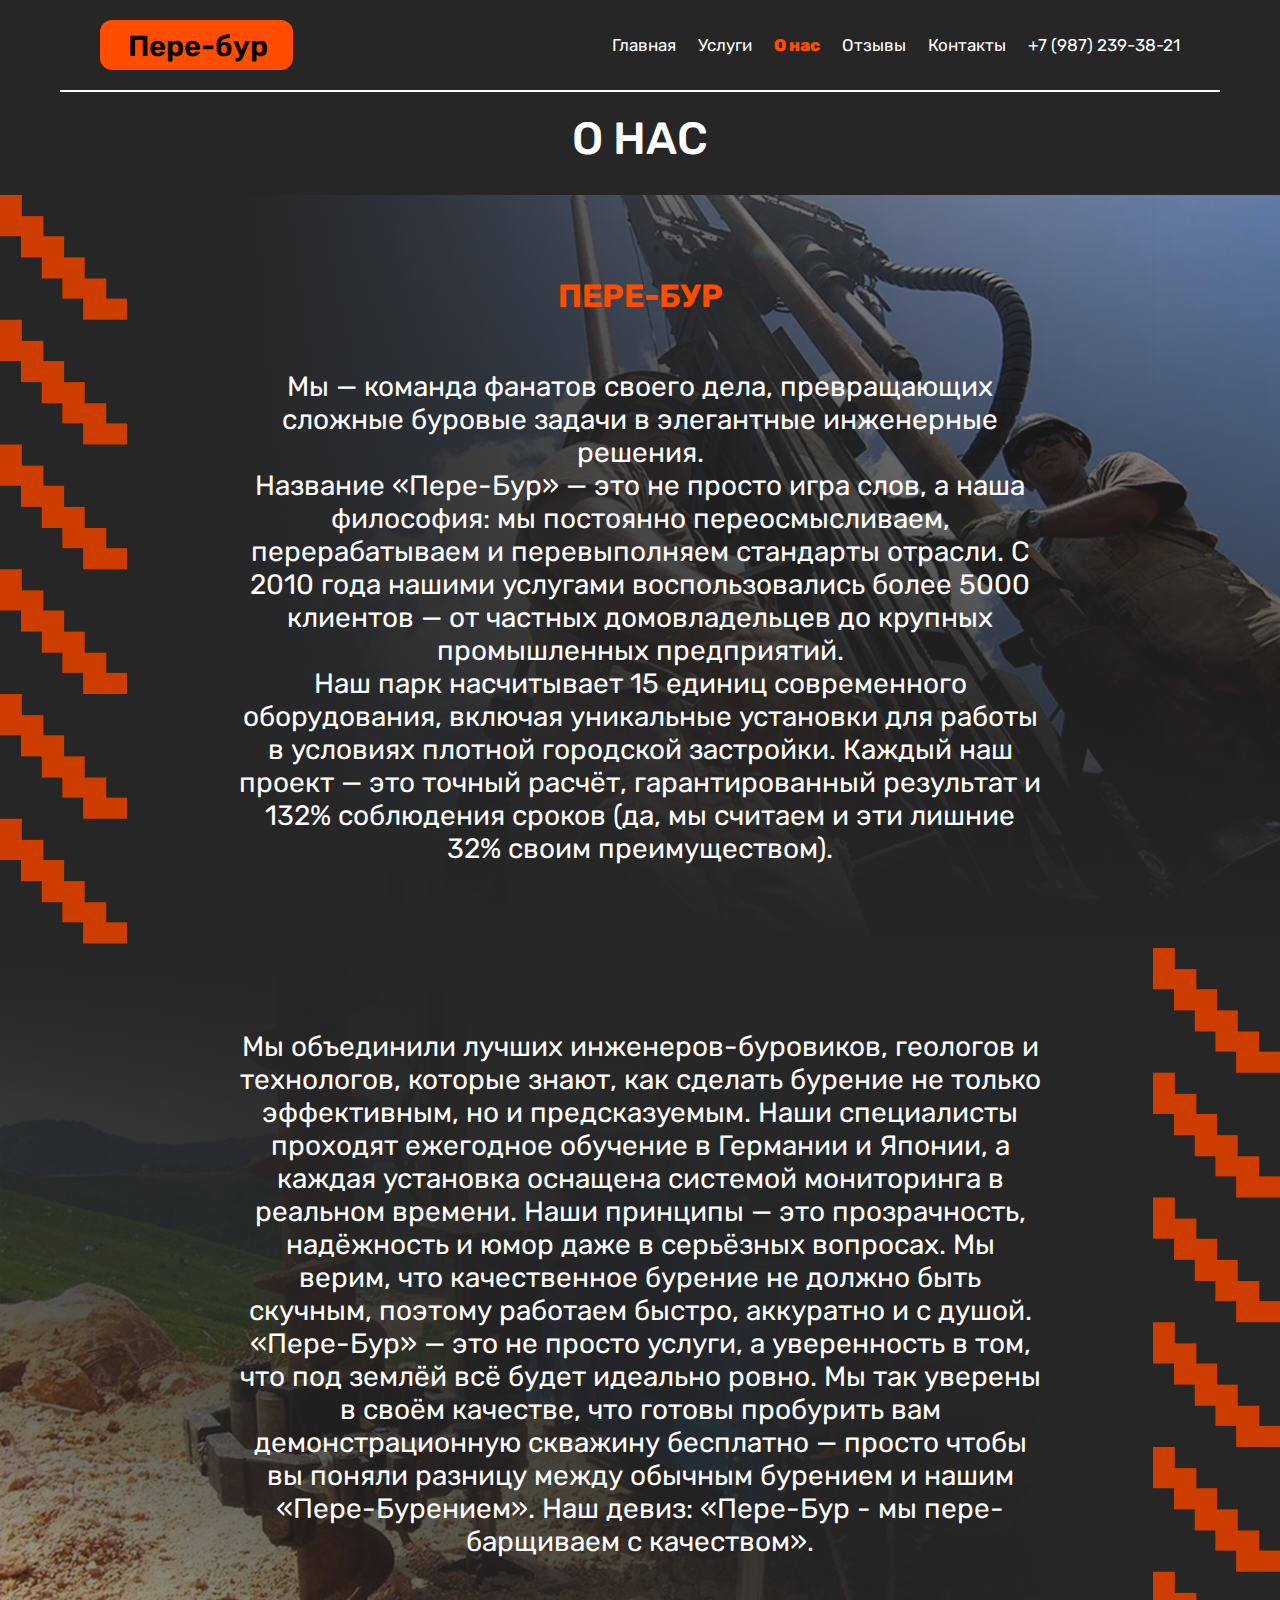
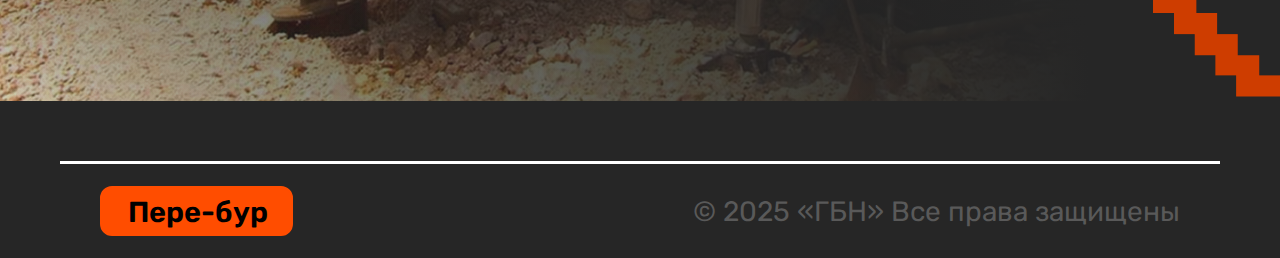
<file: pere-bur/o_nas.html>
<!DOCTYPE html>
<html lang="en">
  <head>
    <meta charset="UTF-8" />
    <meta name="viewport" content="width=device-width, initial-scale=1.0" />
    <meta name="description" content="Информация о компании Пере-бур ">
    <meta name="keywords" content="бурение, о компании, методы берния, буровые специалисты">
    <meta name="author" content="Не граненный Алмаз">
    <title>ГНБ</title>
    <link rel="stylesheet" href="./access/style.css" />
    <link rel="stylesheet" href="./access/media_tab.css">
    <link rel="stylesheet" href="./access/media_phon.css">
    <script defer src="./access/code/script.js"></script>
  </head>
  <body>
    <!-- Шапка -->
    <header id="shared-header">
      <div class="head container">
        <!-- Логотип -->
        <a href="./index.html">
          <div class="logo_top">Пере-бур</div>
        </a>
        <span id="copyMessage" class="message">Номер скопирован!</span>
        <!-- Бургер-иконка -->
        <div class="burger-menu">
          <span></span>
          <span></span>
          <span></span>
        </div>
        
        <!-- Навигация -->
        <nav class="nav-menu">
          <ul>
            <li><a href="./index.html">Главная</a></li>
            <li><a href="./uslugi.html">Услуги</a></li>
            <li><a class="active" href="./o_nas.html">О нас</a></li>
            <li><a href="./otzivi.html">Отзывы</a></li>
            <li><a href="./kontakti.html">Контакты</a></li>
            <li>
              <a href="+79872393821" id="phoneLink" class="don't_active">+7 (987) 239-38-21</a>
            </li>
          </ul>
          <span id="copyMessage" class="message">Номер скопирован!</span>
        </nav>
      </div>
      <div class="line_header"></div>
    </header>
    <!--  -->
    <main>
      <h2>о нас</h2>
      <section>
        <div class="sec_o_nas1">
          <div class="o_nas_div1">
            <div class="o_nas_decor">
              <img src="./access/img/o_nas_decor.png" alt="" />
            </div>
            <div class="o_nas_info0">
              <div class="o_nas_info1">
              <h3>Пере-бур</h3>
              <p>
                Мы — команда фанатов своего дела, превращающих сложные буровые
                задачи в элегантные инженерные решения. <br>Название «Пере-Бур» — это
                не просто игра слов, а наша философия: мы постоянно
                переосмысливаем, перерабатываем и перевыполняем стандарты отрасли.
                С 2010 года нашими услугами воспользовались более 5000 клиентов —
                от частных домовладельцев до крупных промышленных предприятий. <br> Наш
                парк насчитывает 15 единиц современного оборудования, включая
                уникальные установки для работы в условиях плотной городской
                застройки. Каждый наш проект — это точный расчёт, гарантированный
                результат и 132% соблюдения сроков (да, мы считаем и эти лишние
                32% своим преимуществом).
              </p>
            </div>
            </div>
            <div class="o_nas_decor2">
              <img src="./access/img/o_nas_decor.png" alt="" />
            </div>
            
          </div>
        </div>
      </section>
      <section>
        <div class="sec_o_nas2">
          <div class="o_nas_div2">
            <div class="o_nas_decor2">
              <img src="./access/img/o_nas_decor.png" alt="" />
            </div>
            <div class="o_nas_info0">
              <div class="o_nas_info1">
              <p>
                Мы объединили лучших инженеров-буровиков, геологов и технологов, которые знают, как сделать бурение не только эффективным, но и предсказуемым. Наши специалисты проходят ежегодное обучение в Германии и Японии, а каждая установка оснащена системой мониторинга в реальном времени.
                Наши принципы — это прозрачность, надёжность и юмор даже в серьёзных вопросах. Мы верим, что качественное бурение не должно быть скучным, поэтому работаем быстро, аккуратно и с душой. «Пере-Бур» — это не просто услуги, а уверенность в том, что под землёй всё будет идеально ровно.
                Мы так уверены в своём качестве, что готовы пробурить вам демонстрационную скважину бесплатно — просто чтобы вы поняли разницу между обычным бурением и нашим «Пере-Бурением».
                Наш девиз: «Пере-Бур - мы пере-барщиваем с качеством».
              </p>
            </div>
            </div>
            <div class="o_nas_decor">
              <img src="./access/img/o_nas_decor.png" alt="" />
            </div>
            
          </div>
        </div>
      </section>
      
    </main>

    <footer>
      <div class="container">
        <div class="foot">
          <a href="./index.html">
            <div class="logo_top">Пере-бур</div>
          </a>
          <div>© 2025 «ГБН» Все права защищены</div>
        </div>
      </div>
    </footer>

    <!--  -->
    <!--  -->
    <!--  -->
    <!--  -->

    <button id="scrollToTopBtn" title="Наверх">
      <svg
        width="99"
        height="99"
        viewBox="0 0 99 99"
        fill="none"
        xmlns="http://www.w3.org/2000/svg"
      >
        <circle
          cx="49.5"
          cy="49.5"
          r="48"
          fill="black"
          stroke="#FF4C00"
          stroke-width="3"
        />
        <path d="M24 59L50 33L76 59" stroke="#FF4C00" stroke-width="3" />
      </svg>
    </button>
  </body>
</html>
</file>
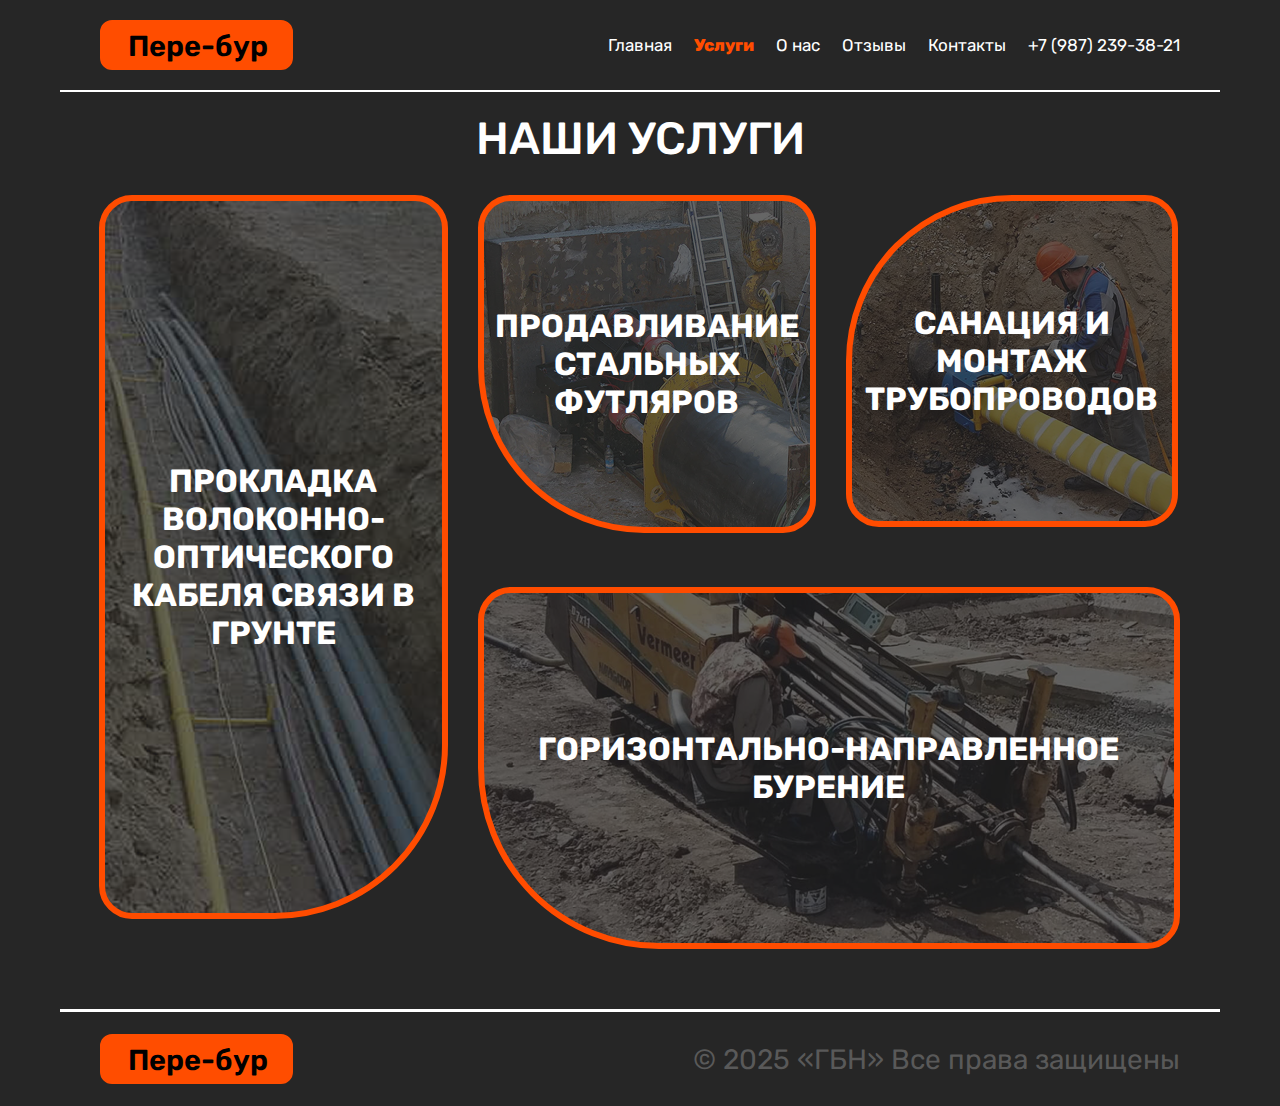
<file: pere-bur/uslugi.html>
<!DOCTYPE html>
<html lang="en">
  <head>
    <meta charset="UTF-8" />
    <meta name="viewport" content="width=device-width, initial-scale=1.0" />
    <title>Пере-Бур</title>
    <link rel="stylesheet" href="./access/style.css" />
    <link rel="stylesheet" href="./access/media_tab.css">
    <link rel="stylesheet" href="./access/media_phon.css">
    <script defer src="./access/code/script.js"></script>
  </head>
  <body>
    <!-- Шапка -->
     
    <header id="shared-header">
      <div class="head container">
        <!-- Логотип -->
        <a href="./index.html">
          <div class="logo_top">Пере-бур</div>
        </a>
        <span id="copyMessage" class="message">Номер скопирован!</span>
        <!-- Бургер-иконка -->
        <div class="burger-menu">
          <span></span>
          <span></span>
          <span></span>
        </div>
        
        <!-- Навигация -->
        <nav class="nav-menu">
          <ul>
            <li><a href="./index.html">Главная</a></li>
            <li><a class="active" href="./uslugi.html">Услуги</a></li>
            <li><a  href="./o_nas.html">О нас</a></li>
            <li><a href="./otzivi.html">Отзывы</a></li>
            <li><a href="./kontakti.html">Контакты</a></li>
            <li>
              <a href="+79872393821" id="phoneLink" class="don't_active">+7 (987) 239-38-21</a>
            </li>
          </ul>
          <span id="copyMessage" class="message">Номер скопирован!</span>
        </nav>
      </div>
      <div class="line_header"></div>
    </header>
    <!--  -->
    <main>
      <h2>Наши услуги</h2>
      <section class="nashi_uslugi_top_decor">
        <div class="nashi_uslugi_top_decor_df">
          <div class="nashi_uslugi_top_decor_left">
            <div class="grid_uslug_left1">

            </div>
            <div class="grid_uslug_left2">

            </div>
            <div class="grid_uslug_left3">

            </div>
            <div class="grid_uslug_left4">

            </div>
            <div class="grid_uslug_left5">

            </div>
            <div class="grid_uslug_left6">

            </div>
            <div class="grid_uslug_left7">

            </div>
          </div>
          <div class="nashi_uslugi_top_decor_center">
            <div class="grid_uslug_center1">
              <p>Прокладка волоконно-оптического кабеля связи в грунте</p>
            </div>
            <div class="grid_uslug_center2">
              <p>Продавливание стальных футляров</p>
            </div>
            <div class="grid_uslug_center3">
              <p>Санация и монтаж трубопроводов</p>
            </div>
            <div class="grid_uslug_center4">
              <p>Горизонтально-направленное бурение</p>
            </div>


          </div>
          <div class="nashi_uslugi_top_decor_right">
            <div class="grid_uslug_left1">

            </div>
            <div class="grid_uslug_left2">

            </div>
            <div class="grid_uslug_left3">

            </div>
            <div class="grid_uslug_left4">

            </div>
            <div class="grid_uslug_left5">

            </div>
            <div class="grid_uslug_left6">

            </div>
            <div class="grid_uslug_left7">

            </div>
          </div>

        </div>

      </section>



    </main>



    <footer>
      <div class="container">
        <div class="foot">
          <a href="./index.html">
            <div class="logo_top">Пере-бур</div>
          </a>
          <div>© 2025 «ГБН» Все права защищены</div>
        </div>
      </div>
    </footer>

    <!--  -->
    <!--  -->
    <!--  -->
    <!--  -->

    <button id="scrollToTopBtn" title="Наверх">
      <svg
        width="99"
        height="99"
        viewBox="0 0 99 99"
        fill="none"
        xmlns="http://www.w3.org/2000/svg"
      >
        <circle
          cx="49.5"
          cy="49.5"
          r="48"
          fill="black"
          stroke="#FF4C00"
          stroke-width="3"
        />
        <path d="M24 59L50 33L76 59" stroke="#FF4C00" stroke-width="3" />
      </svg>
    </button>
    
  </body>
</html>
</file>
<file: access/style.css>
@import url("https://fonts.googleapis.com/css2?family=Rubik:ital,wght@0,300..900;1,300..900&display=swap");
:root {
  --primary: #ff4d00;
  --primary-dark: #c53b00;
  --dark: #000;
  --dark-100: #181818;
  --grey: #595959;
  --contrast: #fff;
}

* {
  margin: 0;
  padding: 0;
  box-sizing: border-box;
  font-family: "Rubik", serif;
  font-optical-sizing: auto;
  text-decoration: none;
  transition-duration: 0.3s;
}
body {
  background: #262626;
  transition-duration: 0.3s;
}
.container {
  max-width: 1160px;
  margin: auto;
  padding: 0 40px;
}
/* Кнопка слайдер */
#scrollToTopBtn {
  border-radius: 100%;
  display: none;
  position: fixed;
  bottom: 20px;
  right: 10%;
  z-index: 1000;
  border: none; 
  cursor: pointer;
  background: none;
}

#scrollToTopBtn:hover {
  background-color: var(--primary);
  border: 1px solid var(--primary);
}

/* Шапка */
header {
  padding: 20px 0 0 0;
  margin-bottom: 20px;
}
.head {
  display: flex;
  justify-content: space-between;
  align-items: center;
  margin-bottom: 20px;
  flex-wrap: wrap;
}
.head li {
  list-style: none;
}

header a {
  text-decoration: none;
}
.logo_top {
  border-radius: 12px;
  padding: 7px 10px 10px 12px;
  width: 193px;
  height: 50px;
  background: var(--primary);
  font-weight: 600;
  font-size: 29px;
  color: var(--dark);
  text-align: center;
  border: 2px solid var(--primary);
}
.logo_top:hover {
  background: none;
  color: var(--primary);
}

/* Навигация */
nav {
  display: flex;
  justify-content: end;
}
nav > ul {
  display: flex;
  gap: 22px;
}
nav a {
  font-weight: 400;
  font-size: 17px;
  color: var(--contrast);
}
nav a:hover {
  font-weight: 400;
  font-size: 17px;
  color: var(--primary);
}
nav a:active {
  font-weight: 800;
  font-size: 17px;
  color: var(--primary);
}
.active {
  font-weight: 800;
  font-size: 17px;
  color: var(--primary);
}
/* Сообщение при копировании */
.message {
  color: var(--primary); /* Цвет сообщения */
  font-weight: bold; /* Жирный текст */
  display: none;
  /* Скрываем сообщение по умолчанию */
  position: fixed;
  top: 16px;
  z-index: 1000;
}
/* ------------------------------ */
/* Линия внизу шапки  */
.line_header {
  max-width: 1160px;
  height: 2px;
  margin: auto;
  background: var(--contrast);
}





/* -------------------------------- */
/* -------------------------------- */

/* Первая секция на главном экране */
/* Связь информативной части с декоративной */
.top_grid {
  max-width: 1160px;
  margin: auto;
  display: grid;
  grid-template: 1/2;
  gap: 27px;
}

/* Текст */
.top_glav_disp {
  height: 402px;
  display: flex;
  flex-direction: column;
  justify-content: flex-end;
  grid-row: 1/2;
  grid-column: 1/2;
}
h1 {
  font-weight: 500;
  font-size: 45px;
  text-transform: uppercase;
  color: var(--contrast);
  margin-bottom: 23px;
  max-width: 620px;
}
.top_glav_disp_p {
  font-weight: 400;
  font-size: 28px;
  color: var(--contrast);
  max-width: 560px;
}
/* ---------------------- */
/* Форма */
.form1 {
  margin-top: 39px;
  display: flex;
  gap: 0;
}
.form1 > input {
  border: 1px solid #cfcfcf;
  border-right: 0px;
  border-radius: 51px 0 0 51px;
  padding: 0px 0px 0px 43px;
  width: 360px;
  height: 81px;
  box-shadow: 0 0 24px 0 rgba(0, 0, 0, 0.47);
  background: var(--dark);
  color: var(--contrast);
  font-weight: 400;
  font-size: 28px;
}
input[type="number"]::-webkit-inner-spin-button,
input[type="number"]::-webkit-outer-spin-button {
  -webkit-appearance: none;
}
.form1 > input:hover {
  background-color: var(--primary-dark);
  border: 1px solid var(--primary-dark);
  cursor: pointer;
}
.form1 > input:hover::placeholder {
  color: var(--contrast);
}
.form1 input::placeholder {
  font-weight: 400;
  font-size: 28px;
  color: #464646;
}
.form1 > button {
  border: 0;
  border-radius: 0 51px 51px 0;
  width: 263px;
  height: 81px;
  /* box-shadow: inset 0 0 4px 0 rgba(0, 0, 0, 0.3); */
  background: var(--primary);
  font-weight: 500;
  font-size: 19px;
  text-transform: uppercase;
  color: var(--dark);
}
.form1 > button:hover {
  background: var(--dark-100);
  color: var(--contrast);
  border: 1px solid #cfcfcf;
  border-left: 0px;
  cursor: pointer;
}
/* ---------------- */
/* ------------------------------------------------ */
/* Иконки на главном экране */
.top_perv_icons {
  display: grid;
  grid-template:
    58px 64px 37px 98px 38px 23px 51px 35px /
    129px 51px 18px 35px 62px 24px 37px 61px 47px 17px 98px;
  grid-row: 1/2;
  grid-column: 2/3;
}
.top_img1 {
  grid-row: 1/6;
  grid-column: 1/6;
}
.top_rec1 {
  border-radius: 7px;
  width: 37px;
  height: 37px;
  background: #ff4c00;
  grid-row: 3/4;
  grid-column: 7/8;
}
.top_rec2 {
  background: #9c3700;
  border-radius: 12px;
  width: 64px;
  height: 64px;
  grid-row: 2/3;
  grid-column: 9/11;
}
.top_rec3 {
  border-radius: 12px;
  width: 98px;
  height: 98px;
  background: #ff1500;
  grid-row: 4/5;
  grid-column: 11/12;
}
.top_rec4 {
  border-radius: 12px;
  width: 51px;
  height: 51px;
  background: #ff2600;
  grid-row: 7/8;
  grid-column: 2/3;
}
.top_rec5 {
  border-radius: 12px;
  width: 35px;
  height: 35px;
  background: #ff4c00;
  grid-row: 8/9;
  grid-column: 4/5;
}
.top_img2 {
  grid-row: 5/9;
  grid-column: 7/10;
}



/* Конец главной секции */

/* Начало второй сукции */
.pochemy_mi {
  margin-top: 50px;
  padding-top: 37px;
  height: 429px;
  background-image: url(./img/bg-1.png);
  background-repeat: no-repeat;
  background-position: center;
  background-size: cover;
}
h2 {
  font-weight: 500;
  font-size: 45px;
  text-transform: uppercase;
  text-align: center;
  color: var(--contrast);
}
/* Плюсы компании (карты) */
.cards_sec_poch {
  display: flex;
  gap: 14.96px;
  align-items: center;
  margin-top: 45px;
  flex-wrap: wrap;
  justify-content: center;
}
.card_sec_poch {
  display: flex;
  flex-direction: column;
  align-items: center;
  justify-content: space-between;
  padding: 19px 0;
  border-radius: 27px;
  width: 258px;
  height: 234px;
  background: #262626;
}
.card_sec_poch > p {
  width: 210px;
  font-weight: 400;
  font-size: 25px;
  text-transform: uppercase;
  text-align: center;
  color: white;
}

/* Секция 3 почему мы */
.priemysh_sec {
  padding-top: 50px;
}
/* Сетка карточек */
.cards_sec3 {
  display: grid;
  grid-template: repeat(2, 1fr) / repeat(2, 1fr);
  gap: 60px;
}
/* Текст на картах */
.priemysh_sec h2 {
  margin-bottom: 60px;
}
.priemysh_sec h4 {
  font-weight: 700;
  font-size: 32px;
  text-transform: uppercase;
  text-align: left;
  color: #fff;
  margin-top: 30px;
  margin-bottom: 20px;
}
.priemysh_sec p {
  font-weight: 400;
  font-size: 28px;
  color: #fff;
}
/* Карточки */
/* Карта 1----------------- */
.card1_sec3 {
  border: 2px solid #ff4c00;
  border-radius: 44px;
  width: 492px;
  height: 492px;
  background: #1c1c1c;
  display: flex;
  justify-content: center;
  align-items: center;
  cursor: pointer;
  grid-row: 1/2;
  grid-column: 1/2;
}
.line_card1_sec3 {
  border: 10px solid #ff4c00;
  border-radius: 39px;
  width: 474px;
  height: 474px;
  background: var(--dark);
  display: flex;
  flex-direction: column;
  justify-content: space-between;
  align-items: center;
  padding: 30px 20px;
}
.info_card1_no {
  display: none;
}
/* Эфект после нажатия */
.card1_sec3.changed {
  height: 1046px;
  grid-row: 1/3;
  grid-column: 1/2;
  z-index: 2;
}
.card1_sec3.changed .line_card1_sec3 {
  height: 1028px;
  justify-content: start;
}
.card1_sec3.changed .info_card1_no {
  display: block;
}

/* Карта 2---------------------- */
.card2_sec3 {
  border: 2px solid #ff4c00;
  border-radius: 44px;
  width: 492px;
  height: 492px;
  background: #1c1c1c;
  display: flex;
  justify-content: center;
  align-items: center;
  cursor: pointer;
  grid-row: 1/2;
  grid-column: 2/3;
}
.line_card2_sec3 {
  border: 10px solid #ff4c00;
  border-radius: 39px;
  width: 474px;
  height: 474px;
  background: var(--dark);
  display: flex;
  flex-direction: column;
  justify-content: space-between;
  align-items: center;
  padding: 30px 20px;
}
.info_card2_no {
  display: none;
}
/* Эфект после нажатия */
.card2_sec3.changed2 {
  height: 1046px;
  grid-row: 1/3;
  grid-column: 2/3;
  z-index: 2;
}
.card2_sec3.changed2 .line_card2_sec3 {
  height: 1028px;
  justify-content: start;
}
.card2_sec3.changed2 .info_card2_no {
  display: block;
}
/* Карта 3---------------------- */
.card3_sec3 {
  border: 2px solid #ff4c00;
  border-radius: 44px;
  width: 492px;
  height: 492px;
  background: #1c1c1c;
  display: flex;
  justify-content: center;
  align-items: center;
  cursor: pointer;
  grid-row: 2/3;
  grid-column: 1/2;
}
.line_card3_sec3 {
  border: 10px solid #ff4c00;
  border-radius: 39px;
  width: 474px;
  height: 474px;
  background: var(--dark);
  display: flex;
  flex-direction: column;
  justify-content: space-between;
  align-items: center;
  padding: 30px 20px;
}

.info_card3_no {
  display: none;
}
/* Эфект после нажатия */
.card3_sec3.changed3 {
  height: 1046px;
  grid-row: 1/3;
  grid-column: 1/2;
  z-index: 2;
}
.card3_sec3.changed3 .line_card3_sec3 {
  height: 1028px;
  justify-content: end;
}
.card3_sec3.changed3 .info_card3_no {
  display: block;
}

/* Карта 4---------------------- */
.card4_sec3 {
  border: 2px solid #ff4c00;
  border-radius: 44px;
  width: 492px;
  height: 492px;
  background: #1c1c1c;
  display: flex;
  justify-content: center;
  align-items: center;
  cursor: pointer;
  grid-row: 2/3;
  grid-column: 2/3;
}
.line_card4_sec3 {
  border: 10px solid #ff4c00;
  border-radius: 39px;
  width: 474px;
  height: 474px;
  background: var(--dark);
  display: flex;
  flex-direction: column;
  justify-content: space-between;
  align-items: center;
  padding: 30px 20px;
}
.info_card4_no {
  display: none;
}
/* Эфект после нажатия */
.card4_sec3.changed4 {
  height: 1046px;
  grid-row: 1/3;
  grid-column: 2/3;
  z-index: 2;
}
.card4_sec3.changed4 .line_card4_sec3 {
  height: 1028px;
  justify-content: end;
}
.card4_sec3.changed4 .info_card4_no {
  display: block;
}

/* Информация карт */
.info_card_sec3 {
  display: flex;
  flex-direction: column;
  align-items: center;
}

/* Ховер эфекты */
.card1_sec3:hover {
  background: #ff4c00;
}
.card1_sec3:hover .line_card1_sec3 {
  background: var(--dark-100);
}
.card2_sec3:hover {
  background: #ff4c00;
}
.card2_sec3:hover .line_card2_sec3 {
  background: var(--dark-100);
}
.card3_sec3:hover {
  background: #ff4c00;
}
.card3_sec3:hover .line_card3_sec3 {
  background: var(--dark-100);
}
.card4_sec3:hover {
  background: #ff4c00;
}
.card4_sec3:hover .line_card4_sec3 {
  background: var(--dark-100);
}

/* Cекция 4 */
.price {
  margin-top: 50px;
}
/* таблица */
.table_bord {
  margin-top: 50px;
  padding: 10px 40px 0px 40px;
  border: 1px solid #ff4c00;
  border-radius: 35px;
  max-width: 1081px;
  /* height: 788px; */
  box-shadow: 0 0 48px -5px var(--dark);
  background: var(--dark);
  color: var(--contrast);
  font-weight: 700;
  font-size: 19px;
  text-transform: uppercase;
  text-align: center;
  color: #fff;
}
/* строки таблицы */
.stroke_tabel {
  padding: 24px;
  display: flex;
  justify-content: space-between;
  text-align: center;
  border-bottom: 2px solid #ff4c00;
}
.stroke_tabel > div {
  width: 252px;
}
/* последняя строка */
.stoke_last {
  border-bottom: none;
}

/* подвал */
footer {
  margin: auto;
  margin-top: 60px;
  padding: 22px 0;
  border-top: 3px solid var(--contrast);
  max-width: 1160px;
}
.foot {
  display: flex;
  justify-content: space-between;
  align-items: center;
  font-weight: 400;
  font-size: 28px;
  color: var(--grey);
}
.footer_map {
  margin: auto;
  max-width: 1160px;
}



/* Страница "О нас" */

/* О нас  */
h2 {
  font-weight: 500;
  font-size: 45px;
  text-transform: uppercase;
  text-align: center;
  color: var(--contrast);
  margin-top: 20px;
  margin-bottom: 30px;
}
/* Секция 1 */
.sec_o_nas1 {
  background: linear-gradient(270deg, rgba(38, 38, 38, 0) 0%, #262626 82.05%),
    linear-gradient(180deg, rgba(0, 0, 0, 0) 0%, #262626 100%),
    url(./img/o_nas_bg1.png);
  background-position: center;
  background-repeat: no-repeat;
  background-size: cover;
}
.o_nas_div1 {
  display: flex;
  align-items: start;
  justify-content: start;
}
.o_nas_info0 {
  margin: auto;
}
.o_nas_info1 {
  max-width: 806px;
  height: 589px;
}
.o_nas_div1 h3 {
  font-weight: 700;
  font-size: 32px;
  text-transform: uppercase;
  text-align: center;
  color: var(--primary);
  margin-bottom: 55px;
}
.o_nas_div1 p {
  text-align: center;
  font-weight: 400;
  font-size: 28px;
  color: #fff;
}
.o_nas_decor2 {
  visibility: hidden;
}
/* Секция 2 */
.sec_o_nas2 {
  background: linear-gradient(90deg, rgba(38, 38, 38, 0) 0%, #262626 85.05%),
    linear-gradient(0deg, rgba(38, 38, 38, 0) 0%, #262626 100%),
    linear-gradient(27deg, rgba(38, 38, 38, 0) 0%, #262626 78.85%),
    url("./img/o_nas_bg2.png");
  background-position: center;
  background-repeat: no-repeat;
  background-size: cover;
}
.o_nas_div2 {
  display: flex;
  align-items: start;
  justify-content: start;
}
.o_nas_div2 h3 {
  font-weight: 700;
  font-size: 32px;
  text-transform: uppercase;
  text-align: center;
  color: var(--primary);
  margin-bottom: 55px;
}
.o_nas_div2 p {
  text-align: center;
  font-weight: 400;
  font-size: 28px;
  color: #fff;
}

/* Страница "Наши услуги" */

/* Секция 1 */
.nashi_uslugi_top_decor_df {
  display: flex;
  align-items: center;
  justify-content: space-between;
  gap: 30px;
}
.nashi_uslugi_top_decor_left {
  display: grid;
  grid-template: repeat(5, 1fr) / repeat(2, 1fr);
  row-gap: 56px;
  column-gap: 30px;
}
.nashi_uslugi_top_decor_right {
  display: grid;
  grid-template: repeat(5, 1fr) / repeat(2, 1fr);
  row-gap: 56px;
  column-gap: 30px;
}
.grid_uslug_left1 {
  border: 6px solid #ff4c00;
  border-radius: 14px 50px;
  width: 100px;
  height: 100px;
  grid-row: 1/2;
  grid-column: 1/2;
}
.grid_uslug_left2 {
  border: 6px solid #ff4c00;
  border-radius: 14px 14px 14px 50px;
  width: 100px;
  height: 100px;
  grid-row: 1/2;
  grid-column: 2/3;
}
.grid_uslug_left3 {
  border: 6px solid #ff4c00;
  border-radius: 14px 14px 50px 14px;
  width: 230px;
  height: 100px;
  grid-row: 2/3;
  grid-column: 1/3;
}
.grid_uslug_left4 {
  border: 6px solid #ff4c00;
  border-radius: 14px 14px 50px 14px;
  width: 100px;
  height: 256px;
  grid-row: 3/5;
  grid-column: 1/2;
}
.grid_uslug_left5 {
  border: 6px solid #ff4c00;
  border-radius: 14px;
  width: 100px;
  height: 100px;
  grid-row: 3/5;
  grid-column: 2/3;
}
.grid_uslug_left6 {
  border: 6px solid #ff4c00;
  border-radius: 50px 14px 14px 14px;
  width: 100px;
  height: 100px;
  grid-row: 5/6;
  grid-column: 1/2;
}
.grid_uslug_left7 {
  border: 6px solid #ff4c00;
  border-radius: 50px 14px 14px 14px;
  width: 100px;
  height: 256px;
  grid-row: 4/6;
  grid-column: 2/3;
}
.nashi_uslugi_top_decor_center {
  display: grid;
  grid-template: repeat(2, 1fr) / repeat(3, 1fr);
  grid-gap: 30px;
  font-weight: 700;
  font-size: 32px;
  text-transform: uppercase;
  text-align: center;
  color: #fff;
}
.grid_uslug_center1 {
  border: 6px solid #ff4c00;
  border-radius: 33px 33px 174px 33px;
  width: 349px;
  height: 724px;
  font-weight: 700;
  font-size: 32px;
  text-transform: uppercase;
  text-align: center;
  color: #fff;
  grid-row: 1/3;
  grid-column: 1/2;
  display: flex;
  align-items: center;
  justify-content: center;
  background-image: url(./img/card_u1.png);
}
.grid_uslug_center2 {
  border: 6px solid #ff4c00;
  border-radius: 33px 33px 33px 166px;
  width: 338px;
  height: 338px;
  font-weight: 700;
  font-size: 32px;
  text-transform: uppercase;
  text-align: center;
  color: #fff;
  grid-row: 1/2;
  grid-column: 2/3;
  display: flex;
  align-items: center;
  justify-content: center;
  background-image: url(./img/card_u2.png);
}
.grid_uslug_center3 {
  border: 6px solid #ff4c00;
  border-radius: 166px 33px 33px 33px;
  width: 332px;
  height: 332px;
  font-weight: 700;
  font-size: 32px;
  text-transform: uppercase;
  text-align: center;
  color: #fff;
  grid-row: 1/2;
  grid-column: 3/4;
  display: flex;
  align-items: center;
  justify-content: center;
  background-image: url(./img/card_u3.png);
}
.grid_uslug_center4 {
  border: 6px solid #ff4c00;
  border-radius: 33px 33px 33px 181px;
  width: 702px;
  height: 362px;
  font-weight: 700;
  font-size: 32px;
  text-transform: uppercase;
  text-align: center;
  color: #fff;
  grid-row: 2/3;
  grid-column: 2/4;
  display: flex;
  align-items: center;
  justify-content: center;
  background-image: url(./img/card_u4.png);
}


/* Страница "Контакты" */

/* Секция 1 */
/* Карта на фоне */
.map {
  width: 100%;
  height: 744px;
  mix-blend-mode: hard-light;
  z-index: 1;
  filter: sepia(40%) hue-rotate(-10deg) contrast(100%) brightness(30%);
  mix-blend-mode: hard-light;
}

.bottom_map {
  position: relative;
  width: 100%;
  height: 744px;
  overflow: hidden;
  isolation: isolate;
}
/* наложение цвета на карту */
.overlay {
  position: absolute;
  top: 0;
  left: 0;
  width: 100%;
  height: 100%;
  background: linear-gradient(
    135deg,
    rgba(255, 120, 0, 0.6) 0%,
    rgba(255, 80, 0, 0.8) 100%
  );
  mix-blend-mode: overlay;
  z-index: 2;
  pointer-events: none;
}
/* Оформление для Заголовка */
.map_site h2 {
  z-index: 2;
  position: absolute;
  top: 120px;
  left: 50%;
  transform: translate(-50%, -50%);
}
/* Карточка с контактами */
.kontakti {
  border: 1px solid #ff4c00;
  border-radius: 35px;
  width: 569px;
  height: 300px;
  box-shadow: 0 0 48px -5px var(--dark);
  background: var(--dark);
  color: var(--contrast);
  font-weight: 400;
  font-size: 28px;
  display: flex;
  gap: 53px;
  flex-direction: column;
  padding: 40px 0 0 50px;
  z-index: 2;
  position: absolute;
  top: 430px;
  left: 36%;
  transform: translate(-50%, -50%);
}

/* Страница с отзывами */

/* Слайдер */
.slider {
  margin: 0 auto;
  max-width: 1200px;
}
.slick-slide {
  padding: 0 113px;
}
.slick-prev:before, 
.slick-next:before {
  color: #FF4C00; /* Цвет стрелок */
}






/* карта с отзывом */
.card_otziv {
  margin: 0 60px;
  border: 1px solid #ff4c00;
  border-radius: 35px;
  max-width: 1081px;
  height: 609px;
  box-shadow: 0 0 48px -5px var(--dark);
  background: var(--dark);
  padding: 36px 50px 38px 65px;
  display: flex !important;
  flex-direction: row !important;
  gap: 35px;
}

/* левая честь отзыва */
.card_left_part {
  display: flex;
  justify-content: space-between;
  flex-direction: column;
}
/* картинка */
.img_on_otziv{
  width: 306px;
  height: 263px;
}
/* Стрелочки */
.strengles {
  display: flex;
  gap: 27px;
}
.strengle img,
button {
  border-radius: 50px;
  background: #000;
}
/* Правая частть отзыва */
.card_right_part {
  display: flex;
  flex-direction: column;
  gap: 10px;
}
/* Звезды */
.stars {
  display: flex;
  gap: 4px;
}
/* Клиент */
.FIO_client {
  font-weight: 700;
  font-size: 32px;
  text-transform: uppercase;
  text-align: left;
  color: #fff;
}
/* Сам отзыв */
.otziv_clienta_txt {
  font-weight: 400;
  font-size: 28px;
  color: #fff;
}
</file>
<file: access/media_tab.css>
/* Адаптивность навигации  пот планшет*/
@media (max-width: 1160px) {
  
  .container {
    max-width: 704px;
  }
  .logo_top {
    width: 120px;
    height: 45px;
    font-size: 19px;
    padding: 8px 10px 10px 8px;
  }
  nav a {
    font-size: 12px;
  }
  .active{
    font-size: 14px;
  }
  nav a:hover {
    font-size: 12px;
  }
  nav a:active {
    font-size: 12px;
  }
  .message {
    font-size: 11px;
  }
  .line_header {
    max-width: 768px;
  }
}
/* Адаптивность главной секции под планшет*/
@media (max-width: 1160px) {
  .top_grid {
    max-width: 768px;
    margin: auto;
    grid-template: 2/1;
    gap: 0px;
  }
  .top_glav_disp {
    margin-top: 0px;
    grid-row: 2/3;
    height: 270px;
  }
  .top_perv_icons {
    grid-column: 1/2;
    max-width: 768px;
    margin: auto;
    padding: 0;
  }
  .top_glav_disp_p {
    font-size: 18px;
  }
  .top_glav_disp h1 {
    font-size: 26px;
  }
}
/* Адаптивность второй секции под планшет*/
@media (max-width: 1160px) {
  .pochemy_mi {
    height: 620px;
    margin-top: 25px;
  }
  .pochemy_mi p {
    font-size: 20px;
    max-width: 160px;
  }
  h2 {
    font-size: 24px;
  }
  .cards_sec_poch {
    gap: 14.96px;
    margin-top: 25px;
  }
  .card_sec_poch {
    padding: 19px 0;
    border-radius: 27px;
    width: 240px;
    height: 220px;
    background: #262626;
  }
}
/* Адаптация секции 3 под планшет */
@media (max-width: 1160px) {
  .cards_sec3 {
    display: grid;
    justify-items: center;
    grid-template: repeat(4, 1fr) / 1fr;
    gap: 60px;
  }
  /* Карта1 */
  .card1_sec3 {
    grid-row: 1/2;
    grid-column: 1/2;
  }
  .card1_sec3.changed {
    grid-row: 1/3;
    grid-column: 1/2;
  }
  /* Карта2 */
  .card2_sec3 {
    grid-row: 2/3;
    grid-column: 1/2;
  }
  .card2_sec3.changed2 {
    grid-row: 1/3;
    grid-column: 1/2;
  }
  /* Карта3 */
  .card3_sec3 {
    grid-row: 3/4;
    grid-column: 1/2;
  }
  .card3_sec3.changed3 {
    grid-row: 3/5;
    grid-column: 1/2;
  }
  /* Карта4 */
  .card4_sec3 {
    grid-row: 4/5;
    grid-column: 1/2;
  }
  .card4_sec3.changed4 {
    grid-row: 3/5;
    grid-column: 1/2;
  }
}
/* адаптация 4 секции */
@media (max-width: 1160px ) {
  .price {
    margin-top: 25px;
  }
  /* таблица */
  .table_bord {
    margin-top: 25px;
    padding: 5px 20px 0px 20px;
    font-size: 13px;
  }
  /* строки таблицы */
  .stroke_tabel {
    padding: 12px;
    border-bottom: 1px solid #ff4c00;
  }
  .stroke_tabel > div {
    width: 175px;
  }
  .stoke_last {
    border-bottom: none;
  }
}
/* адаптация подвала */
@media (max-width: 1160px) {
  footer {
    margin-top: 30px;
    padding: 23px 0;
  }
  .foot {
    font-size: 14px;
  }
}
/* фон для услуг */
@media (max-width: 1600px) {
  .nashi_uslugi_top_decor_left {
    transform: translateX(-100%);
  }
  .nashi_uslugi_top_decor_right {
    transform: translateX(100%);
  }
  .nashi_uslugi_top_decor_df {
    justify-content: center;
  }
}
</file>
<file: access/media_phon.css>
/* Адаптив шапки под телефон */
@media (max-width: 680px) {
  header {
    padding: 5px 0 0 0;
    margin-bottom: 10px;
  }
  .head {
    align-items: center;
    margin-bottom: 5px;
  }
  .container {
    max-width: 355px;
    padding: 0 10px;
  }
  .logo_top {
    width: 70px;
    height: 27px;
    font-size: 11px;
    padding: 5px 5px 5px 4px;
  }
  nav ul {
    align-items: center;
    gap: 8px;
    margin-bottom: 5px;
  }
  nav a {
    height: 10px;
    font-size: 7.5px;
  }
  .active {
    font-size: 8px;
  }
  nav a:hover {
    font-size: 7px;
  }
  nav a:active {
    font-size: 7px;
  }
  .message {
    font-size: 7px;
  }
  .line_header {
    height: 1px;
    max-width: 355px;
  }
}
/* Адаптивность главной секции под телефон*/
@media (max-width: 680px) {
  .top_grid {
    max-width: 355px;
    gap: 15px;
    height: 370px;
  }
  .top_glav_disp {
    justify-content: flex-start;
    height: 201px;
  }
  .top_perv_icons {
    grid-column: 1/2;
    grid-row: 1/2;
    max-width: 768px;
    margin: auto;
    padding: 0;
  }

  .top_glav_disp h1 {
    font-size: 20px;
  }
  /* Иконки на главном экране */
  .top_perv_icons {
    display: grid;
    grid-template:
      29px 32px 18px 20px 19px 22px 25px 17px /
      64px 25px 9px 17px 5px 24px 18px 30px 23px 18px 49px;
    grid-row: 1/2;
    grid-column: 1/2;
  }
  .top_img1 img {
    width: 130px;
  }
  .top_rec1 {
    border-radius: 3px;
    width: 18px;
    height: 18px;
  }
  .top_rec2 {
    border-radius: 6px;
    width: 32px;
    height: 32px;
  }
  .top_rec3 {
    border-radius: 6px;
    width: 49px;
    height: 49px;
  }
  .top_rec4 {
    border-radius: 6px;
    width: 25px;
    height: 25px;
  }
  .top_rec5 {
    border-radius: 6px;
    width: 17px;
    height: 17px;
  }
  .top_img2 img {
    width: 80px;
  }

  /* Текст */
  .top_glav_disp {
    height: 200px;
  }
  h1 {
    font-size: 22px;
    margin-bottom: 11px;
    max-width: 300px;
  }
  .top_glav_disp_p {
    font-size: 16px;
    max-width: 300px;
  }
  /* ---------------------- */
  /* Форма */
  .form1 {
    margin-top: 18px;
  }
  .form1 > input {
    border-radius: 25px 0 0 25px;
    padding: 0px 0px 0px 21px;
    width: 180px;
    height: 40px;
    box-shadow: 0 0 12px 0 rgba(0, 0, 0, 0.47);
    font-size: 12px;
  }
  .form1 input::placeholder {
    font-size: 12px;
  }
  .form1 > button {
    border-radius: 0 25px 25px 0;
    width: 131px;
    height: 40px;
    font-size: 10px;
  }
}
/* Адаптивность второй секции под телефон*/
@media (max-width: 680px) {
  .pochemy_mi {
    height: 340px;
    margin-top: 25px;
    padding: 10px 0;
  }
  .pochemy_mi p {
    font-size: 12px;
    max-width: 90px;
  }
  h2 {
    margin: 5px 0;
    font-size: 18px;
  }
  .cards_sec_poch {
    margin-top: 20px;
  }
  .card_sec_poch {
    padding: 10px 0;
    border-radius: 17px;
    width: 140px;
    height: 125px;
  }
  .card_sec_poch img {
    width: 50px;
  }
}
/* Адаптация секции 3 под телефон */
@media (max-width: 680px) {
  .priemysh_sec {
    padding-top: 20px;
  }
  .priemysh_sec h2 {
    margin: 0 0 30px;
  }
  .cards_sec3 {
    gap: 30px;
  }
  /* Текст на картах */
  .priemysh_sec h4 {
    font-size: 16px;
    margin-top: 15px;
    margin-bottom: 10px;
  }
  .priemysh_sec p {
    font-size: 14px;
  }
  /* Карточки */
  /* Карта 1----------------- */
  .card1_sec3 {
    border: 1px solid #ff4c00;
    border-radius: 22px;
    width: 246px;
    height: 246px;
  }
  .line_card1_sec3 {
    border: 5px solid #ff4c00;
    border-radius: 19px;
    width: 237px;
    height: 237px;
    display: flex;
    padding: 15px 10px;
  }
  /* Эфект после нажатия */
  .card1_sec3.changed {
    height: 523px;
  }
  .card1_sec3.changed .line_card1_sec3 {
    height: 514px;
  }
  /* Карта 2----------------- */
  .card2_sec3 {
    border: 1px solid #ff4c00;
    border-radius: 22px;
    width: 246px;
    height: 246px;
  }
  .line_card2_sec3 {
    border: 5px solid #ff4c00;
    border-radius: 19px;
    width: 237px;
    height: 237px;
    display: flex;
    padding: 15px 10px;
  }
  /* Эфект после нажатия */
  .card2_sec3.changed2 {
    height: 523px;
  }
  .card2_sec3.changed2 .line_card2_sec3 {
    height: 514px;
  }
  /* Карта 3----------------- */
  .card3_sec3 {
    border: 1px solid #ff4c00;
    border-radius: 22px;
    width: 246px;
    height: 246px;
  }
  .line_card3_sec3 {
    border: 5px solid #ff4c00;
    border-radius: 19px;
    width: 237px;
    height: 237px;
    display: flex;
    padding: 15px 10px;
  }
  /* Эфект после нажатия */
  .card3_sec3.changed3 {
    height: 523px;
  }
  .card3_sec3.changed3 .line_card3_sec3 {
    height: 514px;
  }
  /* Карта 4----------------- */
  .card4_sec3 {
    border: 1px solid #ff4c00;
    border-radius: 22px;
    width: 246px;
    height: 246px;
  }
  .line_card4_sec3 {
    border: 5px solid #ff4c00;
    border-radius: 19px;
    width: 237px;
    height: 237px;
    display: flex;
    padding: 15px 10px;
  }
  /* Эфект после нажатия */
  .card4_sec3.changed4 {
    height: 523px;
  }
  .card4_sec3.changed4 .line_card4_sec3 {
    height: 514px;
  }

}
/* адаптация 4 секции */
@media (max-width: 680px ) {
  .price {
    margin-top: 25px;
  }
  /* таблица */
  .table_bord {
    margin-top: 25px;
    padding: 5px 20px 0px 20px;
    font-size: 8px;
  }
  /* строки таблицы */
  .stroke_tabel {
    padding: 12px;
    border-bottom: 1px solid #ff4c00;
  }
  .stroke_tabel > div {
    width: 175px;
  }
  .stoke_last {
    border-bottom: none;
  }
}
/* адаптация подвала */
@media (max-width: 680px) {
  footer {
    margin-top: 15px;
    padding: 11px 0;
  }
  .foot {
    font-size: 8px;
  }
}
/* Адаптив кнопки слайдер */ 
@media (max-width: 680px){
  #scrollToTopBtn svg{
    width: 50px;
    height: 50px;
  }
  #scrollToTopBtn {
    border-radius: 100%;
    display: none;
    position: fixed;
    bottom: 20px;
    right: 10%;
    z-index: 1000;
    border: none; 
    cursor: pointer;
    background: none;
  }
}
</file>
<file: pere-bur/access/style.css>
@import url("https://fonts.googleapis.com/css2?family=Rubik:ital,wght@0,300..900;1,300..900&display=swap");
:root {
  --primary: #ff4d00;
  --primary-dark: #c53b00;
  --dark: #000;
  --dark-100: #181818;
  --grey: #595959;
  --contrast: #fff;
}

* {
  margin: 0;
  padding: 0;
  box-sizing: border-box;
  font-family: "Rubik", serif;
  font-optical-sizing: auto;
  text-decoration: none;
  transition-duration: 0.3s;
}
body {
  background: #262626;
  transition-duration: 0.3s;
}
.container {
  max-width: 1160px;
  margin: auto;
  padding: 0 40px;
}
/* Кнопка слайдер */
#scrollToTopBtn {
  border-radius: 100%;
  display: none;
  position: fixed;
  bottom: 20px;
  right: 10%;
  z-index: 1000;
  border: none;
  cursor: pointer;
  background: none;
  
}

#scrollToTopBtn:hover {
  background-color: var(--primary);
  border: 1px solid var(--primary);
}

/* Шапка */
header {
  padding: 20px 0 0 0;
  margin-bottom: 20px;
}
.head {
  display: flex;
  justify-content: space-between;
  align-items: center;
  margin-bottom: 20px;
  flex-wrap: wrap;
}
.head li {
  list-style: none;
}

header a {
  text-decoration: none;
}
.logo_top {
  border-radius: 12px;
  padding: 7px 10px 10px 12px;
  width: 193px;
  height: 50px;
  background: var(--primary);
  font-weight: 600;
  font-size: 29px;
  color: var(--dark);
  text-align: center;
  border: 2px solid var(--primary);
}
.logo_top:hover {
  background: none;
  color: var(--primary);
}

/* Навигация */
nav {
  display: flex;
  justify-content: end;
}
nav > ul {
  display: flex;
  gap: 22px;
}
nav a {
  font-weight: 400;
  font-size: 17px;
  color: var(--contrast);
}
nav a:hover {
  font-weight: 400;
  font-size: 17px;
  color: var(--primary);
}
nav a:active {
  font-weight: 800;
  font-size: 17px;
  color: var(--primary);
}
.active {
  font-weight: 800;
  font-size: 17px;
  color: var(--primary);
}
/* Сообщение при копировании */
.message {
  color: var(--primary); /* Цвет сообщения */
  font-weight: bold; /* Жирный текст */
  display: none;
  /* Скрываем сообщение по умолчанию */
  position: fixed;
  top: 16px;
  z-index: 1000;
}
/* ------------------------------ */
/* Линия внизу шапки  */
.line_header {
  max-width: 1160px;
  height: 2px;
  margin: auto;
  background: var(--contrast);
}
/* бургер меню */
.burger-menu {
  display: none;
  flex-direction: column;
  justify-content: space-between;
  width: 30px;
  height: 21px;
  cursor: pointer;
  z-index: 1000000;
}
.burger-menu span {
  display: block;
  width: 100%;
  height: 3px;
  background: var(--primary);
  transition: all 0.3s ease;
}

/* Анимация бургера при открытии */
.burger-menu.active span:nth-child(1) {
  transform: translateY(9px) rotate(45deg);
}

.burger-menu.active span:nth-child(2) {
  opacity: 0;
}

.burger-menu.active span:nth-child(3) {
  transform: translateY(-9px) rotate(-45deg);
}

.no-scroll {
  overflow: hidden;
}

/* -------------------------------- */
/* -------------------------------- */

/* Первая секция на главном экране */
/* Связь информативной части с декоративной */
.top_grid {
  max-width: 1160px;
  margin: auto;
  display: grid;
  grid-template: 1/2;
  gap: 27px;
}

/* Текст */
.top_glav_disp {
  height: 402px;
  display: flex;
  flex-direction: column;
  justify-content: flex-end;
  grid-row: 1/2;
  grid-column: 1/2;
}
h1 {
  font-weight: 500;
  font-size: 45px;
  text-transform: uppercase;
  color: var(--contrast);
  margin-bottom: 23px;
  max-width: 620px;
}
.top_glav_disp_p {
  font-weight: 400;
  font-size: 28px;
  color: var(--contrast);
  max-width: 560px;
}
/* ---------------------- */
/* Форма */
.form1 {
  margin-top: 39px;
  display: flex;
  gap: 0;
}
.form1 > input {
  border: 1px solid #cfcfcf;
  border-right: 0px;
  border-radius: 51px 0 0 51px;
  padding: 0px 0px 0px 43px;
  width: 360px;
  height: 81px;
  box-shadow: 0 0 24px 0 rgba(0, 0, 0, 0.47);
  background: var(--dark);
  color: var(--contrast);
  font-weight: 400;
  font-size: 28px;
}
input[type="number"]::-webkit-inner-spin-button,
input[type="number"]::-webkit-outer-spin-button {
  -webkit-appearance: none;
}
.form1 > input:hover {
  background-color: var(--primary-dark);
  border: 1px solid var(--primary-dark);
  cursor: pointer;
}
.form1 > input:hover::placeholder {
  color: var(--contrast);
}
.form1 input::placeholder {
  font-weight: 400;
  font-size: 28px;
  color: #464646;
}
.form1 > button {
  border: 0;
  border-radius: 0 51px 51px 0;
  width: 263px;
  height: 81px;
  /* box-shadow: inset 0 0 4px 0 rgba(0, 0, 0, 0.3); */
  background: var(--primary);
  font-weight: 500;
  font-size: 19px;
  text-transform: uppercase;
  color: var(--dark);
}
.form1 > button:hover {
  background: var(--dark-100);
  color: var(--contrast);
  border: 1px solid #cfcfcf;
  border-left: 0px;
  cursor: pointer;
}
/* ---------------- */
/* ------------------------------------------------ */
/* Иконки на главном экране */
.top_perv_icons {
  display: grid;
  grid-template:
    58px 64px 37px 98px 38px 23px 51px 35px /
    129px 51px 18px 35px 62px 24px 37px 61px 47px 17px 98px;
  grid-row: 1/2;
  grid-column: 2/3;
}
.top_img1 {
  grid-row: 1/6;
  grid-column: 1/6;
}
.top_rec1 {
  border-radius: 7px;
  width: 37px;
  height: 37px;
  background: #ff4c00;
  grid-row: 3/4;
  grid-column: 7/8;
}
.top_rec2 {
  background: #9c3700;
  border-radius: 12px;
  width: 64px;
  height: 64px;
  grid-row: 2/3;
  grid-column: 9/11;
}
.top_rec3 {
  border-radius: 12px;
  width: 98px;
  height: 98px;
  background: #ff1500;
  grid-row: 4/5;
  grid-column: 11/12;
}
.top_rec4 {
  border-radius: 12px;
  width: 51px;
  height: 51px;
  background: #ff2600;
  grid-row: 7/8;
  grid-column: 2/3;
}
.top_rec5 {
  border-radius: 12px;
  width: 35px;
  height: 35px;
  background: #ff4c00;
  grid-row: 8/9;
  grid-column: 4/5;
}
.top_img2 {
  grid-row: 5/9;
  grid-column: 7/10;
}

/* Конец главной секции */

/* Начало второй сукции */
.pochemy_mi {
  margin-top: 50px;
  padding-top: 37px;
  height: 429px;
  background-image: url(./img/bg-1.png);
  background-repeat: no-repeat;
  background-position: center;
  background-size: cover;
}
h2 {
  font-weight: 500;
  font-size: 45px;
  text-transform: uppercase;
  text-align: center;
  color: var(--contrast);
}
/* Плюсы компании (карты) */
.cards_sec_poch {
  display: flex;
  gap: 14.96px;
  align-items: center;
  margin-top: 45px;
  flex-wrap: wrap;
  justify-content: center;
}
.card_sec_poch {
  display: flex;
  flex-direction: column;
  align-items: center;
  justify-content: space-between;
  padding: 19px 0;
  border-radius: 27px;
  width: 258px;
  height: 234px;
  background: #262626;
}
.card_sec_poch > p {
  width: 210px;
  font-weight: 400;
  font-size: 25px;
  text-transform: uppercase;
  text-align: center;
  color: white;
}

/* Секция 3 почему мы */
.priemysh_sec {
  padding-top: 50px;
}
/* Сетка карточек */
.cards_sec3 {
  display: grid;
  grid-template: repeat(2, 1fr) / repeat(2, 1fr);
  gap: 60px;
}
/* Текст на картах */
.priemysh_sec h2 {
  margin-bottom: 60px;
}
.priemysh_sec h4 {
  font-weight: 700;
  font-size: 32px;
  text-transform: uppercase;
  text-align: left;
  color: #fff;
  margin-top: 30px;
  margin-bottom: 20px;
}
.priemysh_sec p {
  font-weight: 400;
  font-size: 28px;
  color: #fff;
}
/* Карточки */
/* Карта 1----------------- */
.card1_sec3 {
  border: 2px solid #ff4c00;
  border-radius: 44px;
  width: 492px;
  height: 492px;
  background: #1c1c1c;
  display: flex;
  justify-content: center;
  align-items: center;
  cursor: pointer;
  grid-row: 1/2;
  grid-column: 1/2;
}
.line_card1_sec3 {
  border: 10px solid #ff4c00;
  border-radius: 39px;
  width: 474px;
  height: 474px;
  background: var(--dark);
  display: flex;
  flex-direction: column;
  justify-content: space-between;
  align-items: center;
  padding: 30px 20px;
}
.info_card1_no {
  display: none;
}
/* Эфект после нажатия */
.card1_sec3.changed {
  height: 1046px;
  grid-row: 1/3;
  grid-column: 1/2;
  z-index: 2;
}
.card1_sec3.changed .line_card1_sec3 {
  height: 1028px;
  justify-content: start;
}
.card1_sec3.changed .info_card1_no {
  display: block;
}

/* Карта 2---------------------- */
.card2_sec3 {
  border: 2px solid #ff4c00;
  border-radius: 44px;
  width: 492px;
  height: 492px;
  background: #1c1c1c;
  display: flex;
  justify-content: center;
  align-items: center;
  cursor: pointer;
  grid-row: 1/2;
  grid-column: 2/3;
}
.line_card2_sec3 {
  border: 10px solid #ff4c00;
  border-radius: 39px;
  width: 474px;
  height: 474px;
  background: var(--dark);
  display: flex;
  flex-direction: column;
  justify-content: space-between;
  align-items: center;
  padding: 30px 20px;
}
.info_card2_no {
  display: none;
}
/* Эфект после нажатия */
.card2_sec3.changed2 {
  height: 1046px;
  grid-row: 1/3;
  grid-column: 2/3;
  z-index: 2;
}
.card2_sec3.changed2 .line_card2_sec3 {
  height: 1028px;
  justify-content: start;
}
.card2_sec3.changed2 .info_card2_no {
  display: block;
}
/* Карта 3---------------------- */
.card3_sec3 {
  border: 2px solid #ff4c00;
  border-radius: 44px;
  width: 492px;
  height: 492px;
  background: #1c1c1c;
  display: flex;
  justify-content: center;
  align-items: center;
  cursor: pointer;
  grid-row: 2/3;
  grid-column: 1/2;
}
.line_card3_sec3 {
  border: 10px solid #ff4c00;
  border-radius: 39px;
  width: 474px;
  height: 474px;
  background: var(--dark);
  display: flex;
  flex-direction: column;
  justify-content: space-between;
  align-items: center;
  padding: 30px 20px;
}

.info_card3_no {
  display: none;
}
/* Эфект после нажатия */
.card3_sec3.changed3 {
  height: 1046px;
  grid-row: 1/3;
  grid-column: 1/2;
  z-index: 2;
}
.card3_sec3.changed3 .line_card3_sec3 {
  height: 1028px;
  justify-content: end;
}
.card3_sec3.changed3 .info_card3_no {
  display: block;
}

/* Карта 4---------------------- */
.card4_sec3 {
  border: 2px solid #ff4c00;
  border-radius: 44px;
  width: 492px;
  height: 492px;
  background: #1c1c1c;
  display: flex;
  justify-content: center;
  align-items: center;
  cursor: pointer;
  grid-row: 2/3;
  grid-column: 2/3;
}
.line_card4_sec3 {
  border: 10px solid #ff4c00;
  border-radius: 39px;
  width: 474px;
  height: 474px;
  background: var(--dark);
  display: flex;
  flex-direction: column;
  justify-content: space-between;
  align-items: center;
  padding: 30px 20px;
}
.info_card4_no {
  display: none;
}
/* Эфект после нажатия */
.card4_sec3.changed4 {
  height: 1046px;
  grid-row: 1/3;
  grid-column: 2/3;
  z-index: 2;
}
.card4_sec3.changed4 .line_card4_sec3 {
  height: 1028px;
  justify-content: end;
}
.card4_sec3.changed4 .info_card4_no {
  display: block;
}

/* Информация карт */
.info_card_sec3 {
  display: flex;
  flex-direction: column;
  align-items: center;
}

/* Ховер эфекты */
.card1_sec3:hover {
  background: #ff4c00;
}
.card1_sec3:hover .line_card1_sec3 {
  background: var(--dark-100);
}
.card2_sec3:hover {
  background: #ff4c00;
}
.card2_sec3:hover .line_card2_sec3 {
  background: var(--dark-100);
}
.card3_sec3:hover {
  background: #ff4c00;
}
.card3_sec3:hover .line_card3_sec3 {
  background: var(--dark-100);
}
.card4_sec3:hover {
  background: #ff4c00;
}
.card4_sec3:hover .line_card4_sec3 {
  background: var(--dark-100);
}

/* Cекция 4 */
.price {
  margin-top: 50px;
}
/* таблица */
.table_bord {
  margin-top: 50px;
  padding: 10px 40px 0px 40px;
  border: 1px solid #ff4c00;
  border-radius: 35px;
  max-width: 1081px;
  /* height: 788px; */
  box-shadow: 0 0 48px -5px var(--dark);
  background: var(--dark);
  color: var(--contrast);
  font-weight: 700;
  font-size: 19px;
  text-transform: uppercase;
  text-align: center;
  color: #fff;
}
/* строки таблицы */
.stroke_tabel {
  padding: 24px;
  display: flex;
  justify-content: space-between;
  text-align: center;
  border-bottom: 2px solid #ff4c00;
}
.stroke_tabel > div {
  width: 252px;
}
/* последняя строка */
.stoke_last {
  border-bottom: none;
}

/* подвал */
footer {
  margin: auto;
  margin-top: 60px;
  padding: 22px 0;
  border-top: 3px solid var(--contrast);
  max-width: 1160px;
}
.foot {
  display: flex;
  justify-content: space-between;
  align-items: center;
  font-weight: 400;
  font-size: 28px;
  color: var(--grey);
}
.footer_map {
  margin: auto;
  max-width: 1160px;
}

/* Страница "О нас" */

/* О нас  */
h2 {
  font-weight: 500;
  font-size: 45px;
  text-transform: uppercase;
  text-align: center;
  color: var(--contrast);
  margin-top: 20px;
  margin-bottom: 30px;
}
/* Секция 1 */
.sec_o_nas1 {
  background: linear-gradient(270deg, rgba(38, 38, 38, 0) 0%, #262626 82.05%),
    linear-gradient(180deg, rgba(0, 0, 0, 0) 0%, #262626 100%),
    url(./img/o_nas_bg1.png);
  background-position: center;
  background-repeat: no-repeat;
  background-size: cover;
}
.o_nas_div1 {
  display: flex;
  align-items: start;
  justify-content: start;
}
.o_nas_info0 {
  margin: auto;
}
.o_nas_info1 {
  max-width: 806px;
  height: 589px;
}
.o_nas_div1 h3 {
  font-weight: 700;
  font-size: 32px;
  text-transform: uppercase;
  text-align: center;
  color: var(--primary);
  margin-bottom: 55px;
}
.o_nas_div1 p {
  text-align: center;
  font-weight: 400;
  font-size: 28px;
  color: #fff;
}
.o_nas_decor2 {
  visibility: hidden;
}
/* Секция 2 */
.sec_o_nas2 {
  background: linear-gradient(90deg, rgba(38, 38, 38, 0) 0%, #262626 85.05%),
    linear-gradient(0deg, rgba(38, 38, 38, 0) 0%, #262626 100%),
    linear-gradient(27deg, rgba(38, 38, 38, 0) 0%, #262626 78.85%),
    url("./img/o_nas_bg2.png");
  background-position: center;
  background-repeat: no-repeat;
  background-size: cover;
}
.o_nas_div2 {
  display: flex;
  align-items: start;
  justify-content: start;
}
.o_nas_div2 h3 {
  font-weight: 700;
  font-size: 32px;
  text-transform: uppercase;
  text-align: center;
  color: var(--primary);
  margin-bottom: 55px;
}
.o_nas_div2 p {
  text-align: center;
  font-weight: 400;
  font-size: 28px;
  color: #fff;
}

/* Страница "Наши услуги" */

/* Секция 1 */
.nashi_uslugi_top_decor_df {
  display: flex;
  align-items: center;
  justify-content: space-between;
  gap: 30px;
}
/* Плиточки с лева */
.nashi_uslugi_top_decor_left {
  display: grid;
  grid-template: repeat(5, 1fr) / repeat(2, 1fr);
  row-gap: 56px;
  column-gap: 30px;
}
/* Плиточки справа */
.nashi_uslugi_top_decor_right {
  display: grid;
  grid-template: repeat(5, 1fr) / repeat(2, 1fr);
  row-gap: 56px;
  column-gap: 30px;
}
/* номера плиток по краям */
.grid_uslug_left1 {
  border: 6px solid #ff4c00;
  border-radius: 14px 50px;
  width: 100px;
  height: 100px;
  grid-row: 1/2;
  grid-column: 1/2;
}
.grid_uslug_left2 {
  border: 6px solid #ff4c00;
  border-radius: 14px 14px 14px 50px;
  width: 100px;
  height: 100px;
  grid-row: 1/2;
  grid-column: 2/3;
}
.grid_uslug_left3 {
  border: 6px solid #ff4c00;
  border-radius: 14px 14px 50px 14px;
  width: 230px;
  height: 100px;
  grid-row: 2/3;
  grid-column: 1/3;
}
.grid_uslug_left4 {
  border: 6px solid #ff4c00;
  border-radius: 14px 14px 50px 14px;
  width: 100px;
  height: 256px;
  grid-row: 3/5;
  grid-column: 1/2;
}
.grid_uslug_left5 {
  border: 6px solid #ff4c00;
  border-radius: 14px;
  width: 100px;
  height: 100px;
  grid-row: 3/5;
  grid-column: 2/3;
}
.grid_uslug_left6 {
  border: 6px solid #ff4c00;
  border-radius: 50px 14px 14px 14px;
  width: 100px;
  height: 100px;
  grid-row: 5/6;
  grid-column: 1/2;
}
.grid_uslug_left7 {
  border: 6px solid #ff4c00;
  border-radius: 50px 14px 14px 14px;
  width: 100px;
  height: 256px;
  grid-row: 4/6;
  grid-column: 2/3;
}
/* приточки в середине */
.nashi_uslugi_top_decor_center {
  display: grid;
  grid-template: repeat(2, 1fr) / repeat(3, 1fr);
  grid-gap: 30px;
  font-weight: 700;
  font-size: 32px;
  text-transform: uppercase;
  text-align: center;
  color: #fff;
}
/* выравнивани плиток в центре */
.grid_uslug_center1 {
  border: 6px solid #ff4c00;
  border-radius: 33px 33px 174px 33px;
  width: 349px;
  height: 724px;
  font-weight: 700;
  font-size: 32px;
  text-transform: uppercase;
  text-align: center;
  color: #fff;
  grid-row: 1/3;
  grid-column: 1/2;
  display: flex;
  align-items: center;
  justify-content: center;
  background-image: url(./img/card_u1.png);
}
.grid_uslug_center2 {
  border: 6px solid #ff4c00;
  border-radius: 33px 33px 33px 166px;
  width: 338px;
  height: 338px;
  font-weight: 700;
  font-size: 32px;
  text-transform: uppercase;
  text-align: center;
  color: #fff;
  grid-row: 1/2;
  grid-column: 2/3;
  display: flex;
  align-items: center;
  justify-content: center;
  background-image: url(./img/card_u2.png);
}
.grid_uslug_center3 {
  border: 6px solid #ff4c00;
  border-radius: 166px 33px 33px 33px;
  width: 332px;
  height: 332px;
  font-weight: 700;
  font-size: 32px;
  text-transform: uppercase;
  text-align: center;
  color: #fff;
  grid-row: 1/2;
  grid-column: 3/4;
  display: flex;
  align-items: center;
  justify-content: center;
  background-image: url(./img/card_u3.png);
}
.grid_uslug_center4 {
  border: 6px solid #ff4c00;
  border-radius: 33px 33px 33px 181px;
  width: 702px;
  height: 362px;
  font-weight: 700;
  font-size: 32px;
  text-transform: uppercase;
  text-align: center;
  color: #fff;
  grid-row: 2/3;
  grid-column: 2/4;
  display: flex;
  align-items: center;
  justify-content: center;
  background-image: url(./img/card_u4.png);
}

/* Страница "Контакты" */

/* Секция 1 */
/* Карта на фоне */
.map {
  width: 100%;
  height: 744px;
  mix-blend-mode: hard-light;
  z-index: 1;
  filter: sepia(40%) hue-rotate(-10deg) contrast(100%) brightness(30%);
  mix-blend-mode: hard-light;
}

.bottom_map {
  position: relative;
  width: 100%;
  height: 744px;
  overflow: hidden;
  isolation: isolate;
}
/* наложение цвета на карту */
.overlay {
  position: absolute;
  top: 0;
  left: 0;
  width: 100%;
  height: 100%;
  background: linear-gradient(
    135deg,
    rgba(255, 120, 0, 0.6) 0%,
    rgba(255, 80, 0, 0.8) 100%
  );
  mix-blend-mode: overlay;
  z-index: 2;
  pointer-events: none;
}
/* Оформление для Заголовка */
.map_site h2 {
  z-index: 2;
  position: absolute;
  top: 120px;
  left: 50%;
  transform: translate(-50%, -50%);
}
/* Карточка с контактами */
.kontakti {
  border: 1px solid #ff4c00;
  border-radius: 35px;
  width: 569px;
  height: 300px;
  box-shadow: 0 0 48px -5px var(--dark);
  background: var(--dark);
  color: var(--contrast);
  font-weight: 400;
  font-size: 28px;
  display: flex;
  gap: 53px;
  flex-direction: column;
  padding: 40px 0 0 50px;
  z-index: 2;
  position: absolute;
  top: 430px;
  left: 36%;
  transform: translate(-50%, -50%);
}
.footer_map{
  border-top: none;
}

/* Страница с отзывами */

/* Слайдер */
.slider {
  margin: 0 auto;
  max-width: 1200px;
}
.slick-slide {
  padding: 0 113px;
}
.slick-prev:before,
.slick-next:before {
  color: #ff4c00; /* Цвет стрелок */
}

/* карта с отзывом */
.card_otziv {
  margin: 0 60px;
  border: 1px solid #ff4c00;
  border-radius: 35px;
  max-width: 1081px;
  height: 609px;
  box-shadow: 0 0 48px -5px var(--dark);
  background: var(--dark);
  padding: 36px 50px 38px 65px;
  display: flex !important;
  flex-direction: row !important;
  gap: 35px;
}

/* левая честь отзыва */
.card_left_part {
  display: flex;
  justify-content: space-between;
  flex-direction: column;
}
/* картинка */
.img_on_otziv {
  width: 306px;
  height: 263px;
}
/* Стрелочки */
.strengles {
  display: flex;
  gap: 27px;
}
.strengles_t {
  display: none;
}
.strengle img,
button {
  border-radius: 50px;
  background: #000;
  cursor: pointer;
}

/* Правая частть отзыва */
.card_right_part {
  display: flex;
  flex-direction: column;
  gap: 10px;
}
/* Звезды */
.stars {
  display: flex;
  gap: 4px;
}
/* Клиент */
.FIO_client {
  font-weight: 700;
  font-size: 32px;
  text-transform: uppercase;
  text-align: left;
  color: #fff;
}
/* Сам отзыв */
.otziv_clienta_txt {
  font-weight: 400;
  font-size: 28px;
  color: #fff;
}
</file>
<file: pere-bur/access/media_tab.css>
/* Адаптивность навигации  пот планшет*/
@media (max-width: 1160px) {
  .container {
    max-width: 704px;
  }
  .logo_top {
    width: 120px;
    height: 45px;
    font-size: 19px;
    padding: 8px 10px 10px 8px;
  }
  nav a {
    font-size: 12px;
  }
  .active {
    font-size: 14px;
  }
  nav a:hover {
    font-size: 12px;
  }
  nav a:active {
    font-size: 12px;
  }
  .message {
    font-size: 11px;
  }
  .line_header {
    max-width: 768px;
  }
  

}
/* Адаптивность главной секции под планшет*/
@media (max-width: 1160px) {
  .top_grid {
    max-width: 768px;
    margin: auto;
    grid-template: 2/1;
    gap: 0px;
  }
  .top_glav_disp {
    margin-top: 0px;
    grid-row: 2/3;
    height: 270px;
  }
  .top_perv_icons {
    grid-column: 1/2;
    max-width: 768px;
    margin: auto;
    padding: 0;
  }
  .top_glav_disp_p {
    font-size: 18px;
  }
  .top_glav_disp h1 {
    font-size: 26px;
  }
}
/* Адаптивность второй секции под планшет*/
@media (max-width: 1160px) {
  .pochemy_mi {
    height: 620px;
    margin-top: 25px;
  }
  .pochemy_mi p {
    font-size: 20px;
    max-width: 160px;
  }
  h2 {
    font-size: 24px;
  }
  .cards_sec_poch {
    gap: 14.96px;
    margin-top: 25px;
  }
  .card_sec_poch {
    padding: 19px 0;
    border-radius: 27px;
    width: 240px;
    height: 220px;
    background: #262626;
  }
}
/* Адаптация секции 3 под планшет */
@media (max-width: 1160px) {
  .cards_sec3 {
    display: grid;
    justify-items: center;
    grid-template: repeat(4, 1fr) / 1fr;
    gap: 60px;
  }
  /* Карта1 */
  .card1_sec3 {
    grid-row: 1/2;
    grid-column: 1/2;
  }
  .card1_sec3.changed {
    grid-row: 1/3;
    grid-column: 1/2;
  }
  /* Карта2 */
  .card2_sec3 {
    grid-row: 2/3;
    grid-column: 1/2;
  }
  .card2_sec3.changed2 {
    grid-row: 1/3;
    grid-column: 1/2;
  }
  /* Карта3 */
  .card3_sec3 {
    grid-row: 3/4;
    grid-column: 1/2;
  }
  .card3_sec3.changed3 {
    grid-row: 3/5;
    grid-column: 1/2;
  }
  /* Карта4 */
  .card4_sec3 {
    grid-row: 4/5;
    grid-column: 1/2;
  }
  .card4_sec3.changed4 {
    grid-row: 3/5;
    grid-column: 1/2;
  }
}
/* адаптация 4 секции */
@media (max-width: 1160px) {
  .price {
    margin-top: 25px;
  }
  /* таблица */
  .table_bord {
    margin-top: 25px;
    padding: 5px 20px 0px 20px;
    font-size: 13px;
  }
  /* строки таблицы */
  .stroke_tabel {
    padding: 12px;
    border-bottom: 1px solid #ff4c00;
  }
  .stroke_tabel > div {
    width: 175px;
  }
  .stoke_last {
    border-bottom: none;
  }
}
/* адаптация подвала */
@media (max-width: 1160px) {
  footer {
    margin-top: 30px;
    padding: 23px 0;
  }
  .foot {
    font-size: 14px;
  }
}
/* фон для услуг */
@media (max-width: 1600px) {
  .nashi_uslugi_top_decor_left {
    transition: opacity 3s ease;
    opacity: 0;
    height: 0;
    overflow: hidden;
  }
  .nashi_uslugi_top_decor_right {
    transition: opacity 3s ease;
    opacity: 0;
    height: 0;
    overflow: hidden;
  }
  .nashi_uslugi_top_decor_df {
    justify-content: center;
  }
}
</file>
<file: pere-bur/access/media_phon.css>
/* Главная страница */
/* Адаптив шапки под телефон */
@media (max-width: 680px) {
  header {
    padding: 5px 0 0 0;
    margin-bottom: 10px;
  }
  .head {
    align-items: center;
    margin-bottom: 0;
    padding-bottom: 0;
  }
  .container {
    max-width: 355px;
    padding: 0 0 10px 0;
  }
  .logo_top {
    width: 70px;
    height: 27px;
    font-size: 11px;
    padding: 5px 5px 5px 4px;
  }
  nav ul {
    align-items: center;
    gap: 8px;
    margin-bottom: 5px;
  }
  nav a {
    font-size: 16px;
  }
  .active {
    font-size: 16px;
  }
  nav a:hover {
    font-size: 16px;
  }
  nav a:active {
    font-size: 16px;
  }
  .message {
    font-size: 14px;
    top: 12px;
    right: 60px;
  }
  .line_header {
    height: 1px;
    max-width: 355px;
  }
}
/* Адаптив бургер меню */
@media (max-width: 680px) {
  .burger-menu {
    display: flex;
  }

  .nav-menu {
    position: fixed;
    top: 0;
    right: -100%;
    width: 70%;
    max-width: 200px;
    height: 100vh;
    background: var(--dark);
    flex-direction: column;
    justify-content: flex-start;
    align-items: center;
    padding-top: 60px;
    transition: right 0.5s ease;
    z-index: 1000;
    overflow-y: auto;
  }
  
  .nav-menu.active {
    right: 0;
  }
  .nav-menu > ul {
    flex-direction: column;
    gap: 15px;
  }
}
/* Адаптивность главной секции под телефон*/
@media (max-width: 680px) {
  .top_grid {
    max-width: 355px;
    gap: 15px;
    height: 370px;
  }
  .top_glav_disp {
    justify-content: flex-start;
    height: 201px;
  }
  .top_perv_icons {
    grid-column: 1/2;
    grid-row: 1/2;
    max-width: 768px;
    margin: auto;
    padding: 0;
  }

  .top_glav_disp h1 {
    font-size: 20px;
  }
  /* Иконки на главном экране */
  .top_perv_icons {
    display: grid;
    grid-template:
      29px 32px 18px 20px 19px 22px 25px 17px /
      64px 25px 9px 17px 5px 24px 18px 30px 23px 18px 49px;
    grid-row: 1/2;
    grid-column: 1/2;
  }
  .top_img1 img {
    width: 130px;
  }
  .top_rec1 {
    border-radius: 3px;
    width: 18px;
    height: 18px;
  }
  .top_rec2 {
    border-radius: 6px;
    width: 32px;
    height: 32px;
  }
  .top_rec3 {
    border-radius: 6px;
    width: 49px;
    height: 49px;
  }
  .top_rec4 {
    border-radius: 6px;
    width: 25px;
    height: 25px;
  }
  .top_rec5 {
    border-radius: 6px;
    width: 17px;
    height: 17px;
  }
  .top_img2 img {
    width: 80px;
  }

  /* Текст */
  .top_glav_disp {
    height: 200px;
  }
  h1 {
    font-size: 22px;
    margin-bottom: 11px;
    max-width: 300px;
  }
  .top_glav_disp_p {
    font-size: 16px;
    max-width: 300px;
  }
  /* ---------------------- */
  /* Форма */
  .form1 {
    margin-top: 18px;
  }
  .form1 > input {
    border-radius: 25px 0 0 25px;
    padding: 0px 0px 0px 21px;
    width: 180px;
    height: 40px;
    box-shadow: 0 0 12px 0 rgba(0, 0, 0, 0.47);
    font-size: 12px;
  }
  .form1 input::placeholder {
    font-size: 12px;
  }
  .form1 > button {
    border-radius: 0 25px 25px 0;
    width: 131px;
    height: 40px;
    font-size: 10px;
  }
}
/* Адаптивность второй секции под телефон*/
@media (max-width: 680px) {
  .pochemy_mi {
    height: 340px;
    margin-top: 25px;
    padding: 10px 0;
  }
  .pochemy_mi p {
    font-size: 12px;
    max-width: 90px;
  }
  h2 {
    margin: 5px 0;
    font-size: 18px;
  }
  .cards_sec_poch {
    margin-top: 20px;
  }
  .card_sec_poch {
    padding: 10px 0;
    border-radius: 17px;
    width: 140px;
    height: 125px;
  }
  .card_sec_poch img {
    width: 50px;
  }
}
/* Адаптация секции 3 под телефон */
@media (max-width: 680px) {
  .priemysh_sec {
    padding-top: 20px;
  }
  .priemysh_sec h2 {
    margin: 0 0 30px;
  }
  .cards_sec3 {
    gap: 30px;
  }
  /* Текст на картах */
  .priemysh_sec h4 {
    font-size: 16px;
    margin-top: 15px;
    margin-bottom: 10px;
  }
  .priemysh_sec p {
    font-size: 14px;
  }
  /* Карточки */
  /* Карта 1----------------- */
  .card1_sec3 {
    border: 1px solid #ff4c00;
    border-radius: 22px;
    width: 246px;
    height: 246px;
  }
  .line_card1_sec3 {
    border: 5px solid #ff4c00;
    border-radius: 19px;
    width: 237px;
    height: 237px;
    display: flex;
    padding: 15px 10px;
  }
  /* Эфект после нажатия */
  .card1_sec3.changed {
    height: 523px;
  }
  .card1_sec3.changed .line_card1_sec3 {
    height: 514px;
  }
  /* Карта 2----------------- */
  .card2_sec3 {
    border: 1px solid #ff4c00;
    border-radius: 22px;
    width: 246px;
    height: 246px;
  }
  .line_card2_sec3 {
    border: 5px solid #ff4c00;
    border-radius: 19px;
    width: 237px;
    height: 237px;
    display: flex;
    padding: 15px 10px;
  }
  /* Эфект после нажатия */
  .card2_sec3.changed2 {
    height: 523px;
  }
  .card2_sec3.changed2 .line_card2_sec3 {
    height: 514px;
  }
  /* Карта 3----------------- */
  .card3_sec3 {
    border: 1px solid #ff4c00;
    border-radius: 22px;
    width: 246px;
    height: 246px;
  }
  .line_card3_sec3 {
    border: 5px solid #ff4c00;
    border-radius: 19px;
    width: 237px;
    height: 237px;
    display: flex;
    padding: 15px 10px;
  }
  /* Эфект после нажатия */
  .card3_sec3.changed3 {
    height: 523px;
  }
  .card3_sec3.changed3 .line_card3_sec3 {
    height: 514px;
  }
  /* Карта 4----------------- */
  .card4_sec3 {
    border: 1px solid #ff4c00;
    border-radius: 22px;
    width: 246px;
    height: 246px;
  }
  .line_card4_sec3 {
    border: 5px solid #ff4c00;
    border-radius: 19px;
    width: 237px;
    height: 237px;
    display: flex;
    padding: 15px 10px;
  }
  /* Эфект после нажатия */
  .card4_sec3.changed4 {
    height: 523px;
  }
  .card4_sec3.changed4 .line_card4_sec3 {
    height: 514px;
  }
}
/* адаптация 4 секции */
@media (max-width: 680px) {
  .price {
    margin-top: 25px;
  }
  /* таблица */
  .table_bord {
    margin-top: 25px;
    padding: 5px 20px 0px 20px;
    font-size: 8px;
  }
  /* строки таблицы */
  .stroke_tabel {
    padding: 12px;
    border-bottom: 1px solid #ff4c00;
  }
  .stroke_tabel > div {
    width: 175px;
  }
  .stoke_last {
    border-bottom: none;
  }
}
/* адаптация подвала */
@media (max-width: 680px) {
  footer {
    margin-top: 15px;
    padding: 11px 0;
  }
  .foot {
    font-size: 8px;
  }
}
/* Адаптив кнопки слайдер */
@media (max-width: 680px) {
  #scrollToTopBtn svg {
    width: 50px;
    height: 50px;
  }
  #scrollToTopBtn {
    border-radius: 100%;
    display: none;
    position: fixed;
    bottom: 20px;
    right: 10%;
    z-index: 1000;
    border: none;
    cursor: pointer;
    background: none;
  }
}
/* ------------------------------------------------------- */
/* Страница услуг */
/* ----------------------------------------------------- */
/* Адаптив для плиток в верху */
@media (max-width: 680px) {
  /* приточки в середине */
  .nashi_uslugi_top_decor_center {
    display: flex;
    gap: 20px;
    justify-content: center;
    flex-direction: column;
    font-size: 32px;
    text-transform: uppercase;
    text-align: center;
    color: #fff;
  }
  /* выравнивани плиток в центре */
  .grid_uslug_center1 {
    background-position: center;
    border: 3px solid #ff4c00;
    padding: 5px;
    border-radius: 16px 16px 87px 16px;
    width: 300px;
    height: 174px;
    font-size: 14px;
  }
  .grid_uslug_center2 {
    border: 3px solid #ff4c00;
    border-radius: 16px 16px 16px 87px;
    width: 300px;
    height: 174px;
    font-size: 14px;
    padding: 5px;
    background-position: center;
  }
  .grid_uslug_center3 {
    border: 3px solid #ff4c00;
    border-radius: 16px 87px 16px 16px;
    width: 300px;
    height: 174px;
    font-size: 14px;
    padding: 5px;
    background-position: center;
  }
  .grid_uslug_center4 {
    border: 3px solid #ff4c00;
    border-radius: 16px 16px 16px 87px;
    width: 300px;
    height: 174px;
    font-size: 14px;
    padding: 5px;
    background-position-x: right;
    background-position-y: bottom;
  }
}
/* ------------------------------------------------------- */
/* Страница о нас */
/* ----------------------------------------------------- */
/* Адаптив для плиток в верху */
@media (max-width: 680px) {
  .o_nas_info0 {
    padding: 20px 10px;
  }
  /* Секция 1 */
  .sec_o_nas1 {
    background: linear-gradient(270deg, rgba(38, 38, 38, 0) 0%, #262626 82.05%),
      linear-gradient(180deg, rgba(0, 0, 0, 0) 0%, #262626 100%),
      url(./img/o_nas_bg1.png);
    background-position: center;
    background-repeat: no-repeat;
    background-size: cover;
  }
  .o_nas_info1 {
    max-width: 300px;
    height: 450px;
  }
  .o_nas_div1 h3 {
    margin-top: 10px;
    font-size: 16px;
    margin-bottom: 25px;
  }
  .o_nas_div1 p {
    font-size: 14px;
  }
  .o_nas_decor img {
    margin-top: 20px;
    width: 50px;
  }
  .o_nas_decor2 img {
    width: 50px;
  }
  /* Секция 2 */

  .sec_o_nas2 {
    background: linear-gradient(90deg, rgba(38, 38, 38, 0) 0%, #262626 85.05%),
      linear-gradient(0deg, rgba(38, 38, 38, 0) 0%, #262626 100%),
      linear-gradient(27deg, rgba(38, 38, 38, 0) 0%, #262626 78.85%),
      url("./img/o_nas_bg2.png");
    background-position: center;
    background-repeat: no-repeat;
    background-size: cover;
  }
  .o_nas_div2 {
    display: flex;
    align-items: start;
    justify-content: start;
  }
  .o_nas_div2 h3 {
    font-weight: 700;
    font-size: 32px;
    text-transform: uppercase;
    text-align: center;
    color: var(--primary);
    margin-bottom: 55px;
  }
  .o_nas_div2 p {
    font-size: 14px;
  }
}

/* ------------------------------------------------------- */
/* Страница отзывы */
/* ----------------------------------------------------- */
/* Адаптив первой секции */
@media (max-width: 680px) {
  /* Слайдер */
  .slider {
    max-width: 390px;
    margin-bottom: 70px;
  }
  .slick-slide {
    padding: 0 20px;
  }
  /* карта с отзывом */
  .card_otziv {
    margin: 0 30px;
    border-radius: 17px;
    max-width: 355px;
    max-height: 470px;
    padding: 20px;
    gap: 17px;
    flex-direction: column !important;
    box-shadow: 0 0 12px -3px var(--dark);
  }

  /* левая честь отзыва */
  /* картинка */
  .img_on_otziv {
    width: 130px;
    height: 110px;
  }

  .img_on_otziv img {
    width: 130px;
    height: 110px;
  }

  /* Правая часть отзыва */
  .card_right_part {
    gap: 5px;
  }
  /* Звезды */
  .stars {
    display: flex;
    gap: 4px;
  }
  .star svg {
    width: 15px;
  }
  /* Клиент */
  .FIO_client {
    font-size: 16px;
  }
  /* Сам отзыв */
  .otziv_clienta_txt {
    font-size: 14px;
    color: #fff;
  }
  /* Стрелочки */
  .strengles {
    display: none;
  }
  .strengles_t {
    display: block;
    display: flex;
    gap: 10px;
    margin-bottom: 0;
    position: absolute;
    top: 577px;
    left: 40%;
    transform: translate(-50%, -50%);
    z-index: 1000;
  }
  .strengles_t,
  button {
    width: 48px;
    height: 51px;
  }
}

/* ----------------------------------------------------- */
/* Страница "Контакты" */
/* --------------------------------------------------------- */
/* Секция 1 */
/* Карта на фоне */
@media (max-width: 680px) {
  .map {
    width: 100%;
    height: 100%;
  }
  .bottom_map {
    max-height: 680px; 

  }
  /* Оформление для Заголовка */
  .map_site h2 {
    top: 70px;
  }
  /* Карточка с контактами */
  .kontakti {
    border-radius: 17px;
    width: 250px;
    height: 145px;
    font-size: 14px;
    gap: 25px;
    padding: 20px 0 0 25px;
    top: 220px;
    left: 40%;
  }
}
</file>
